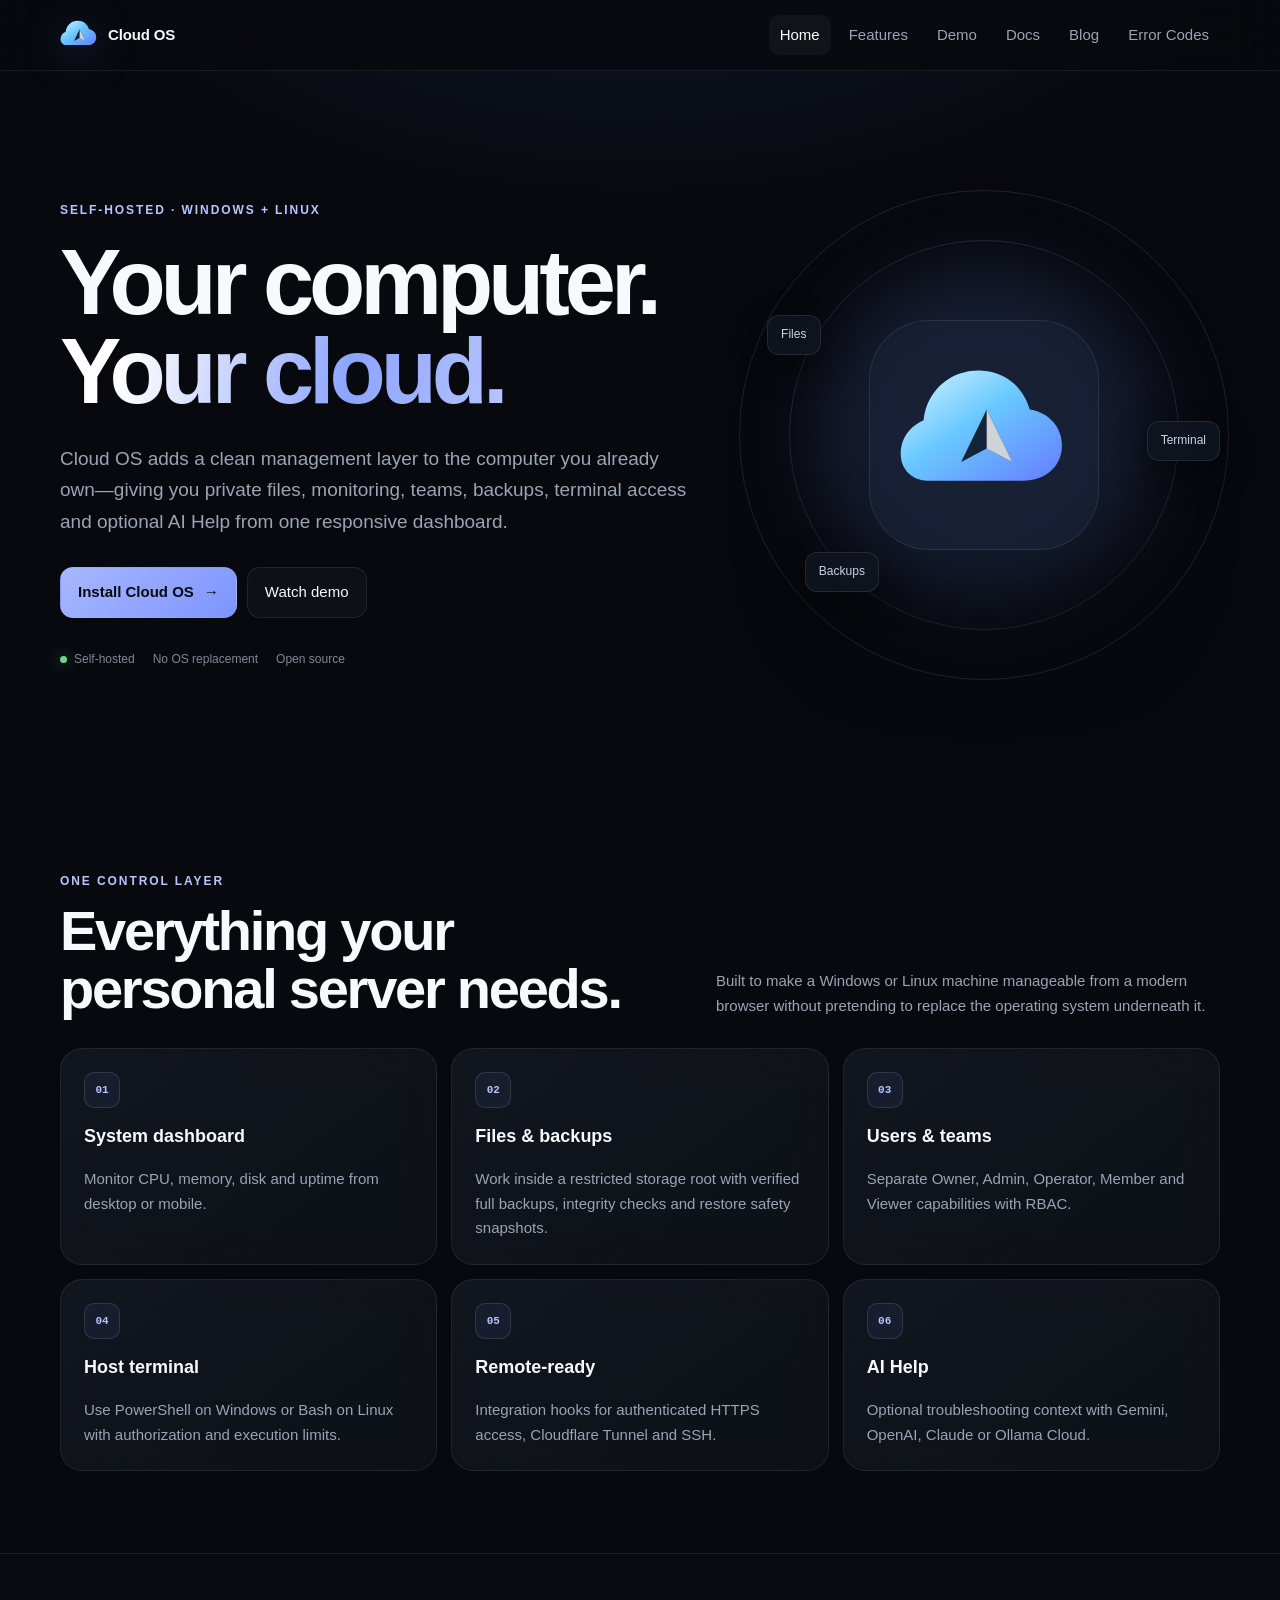
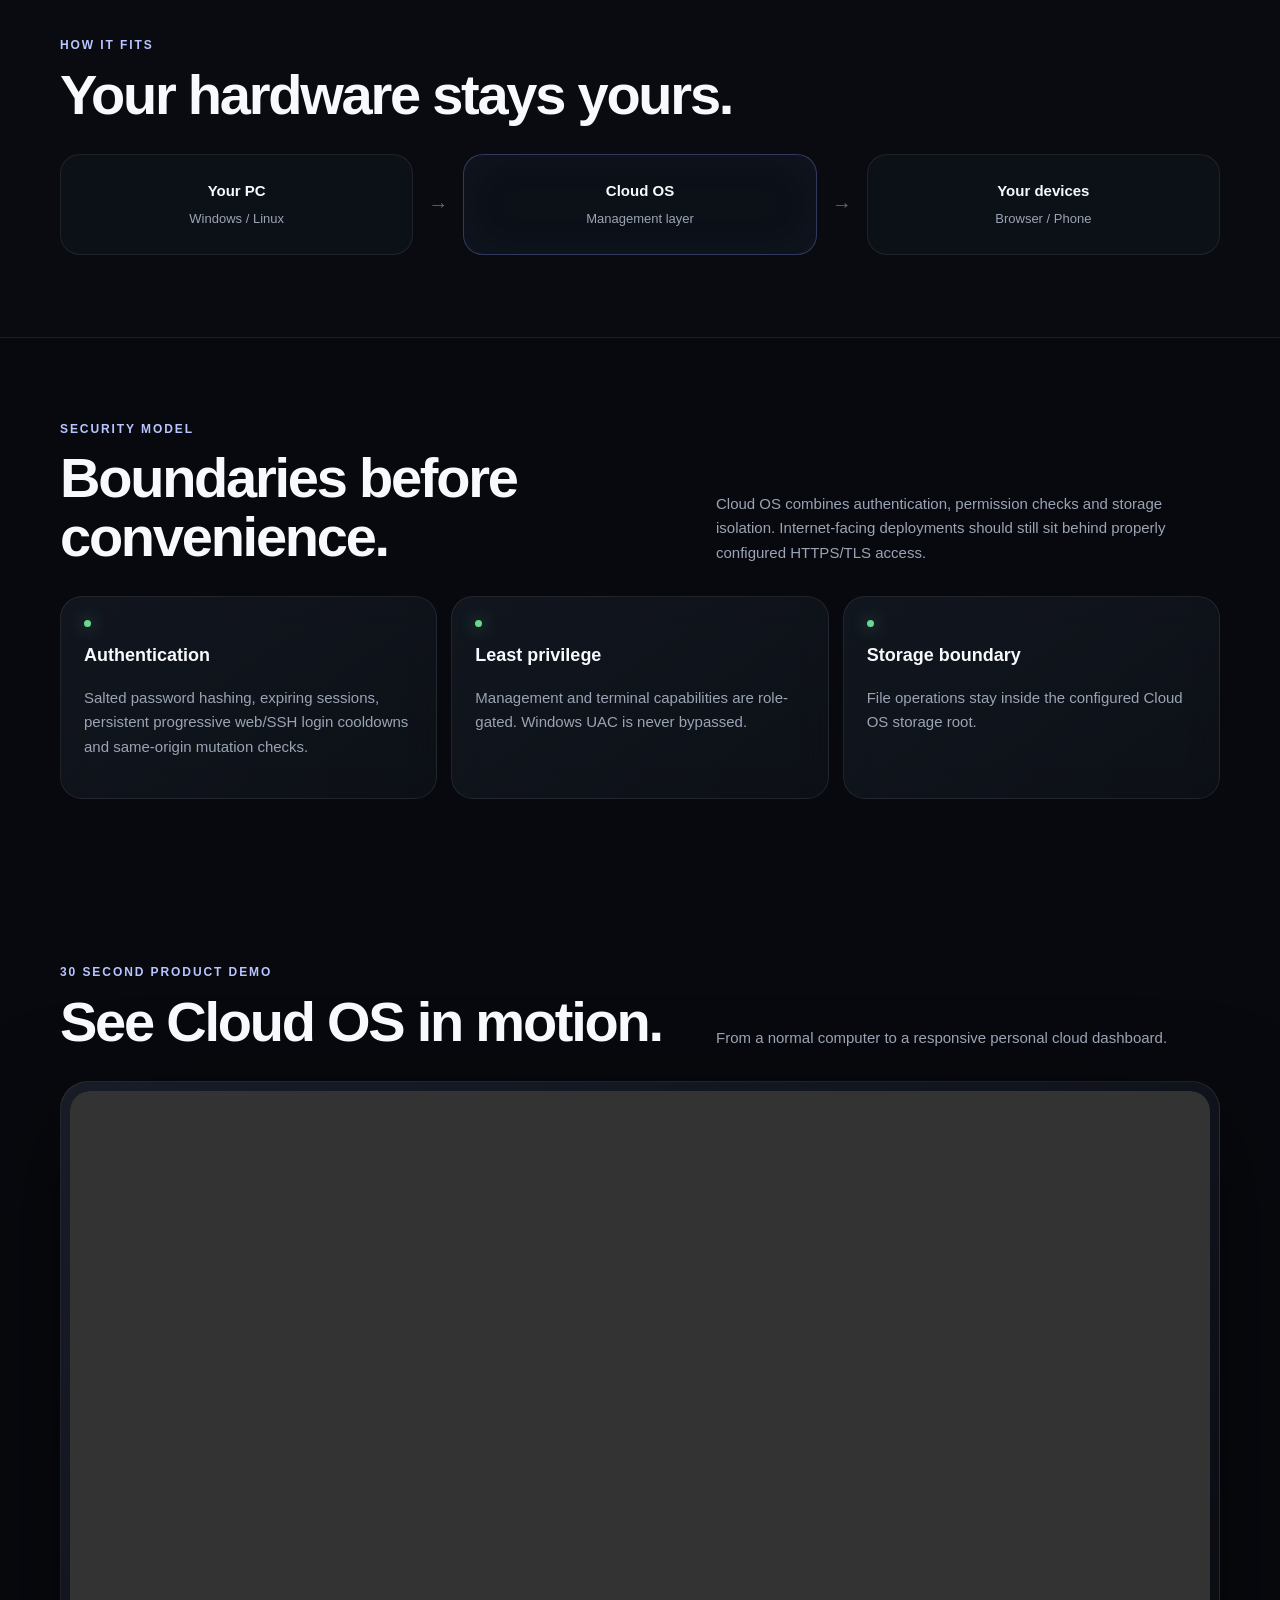
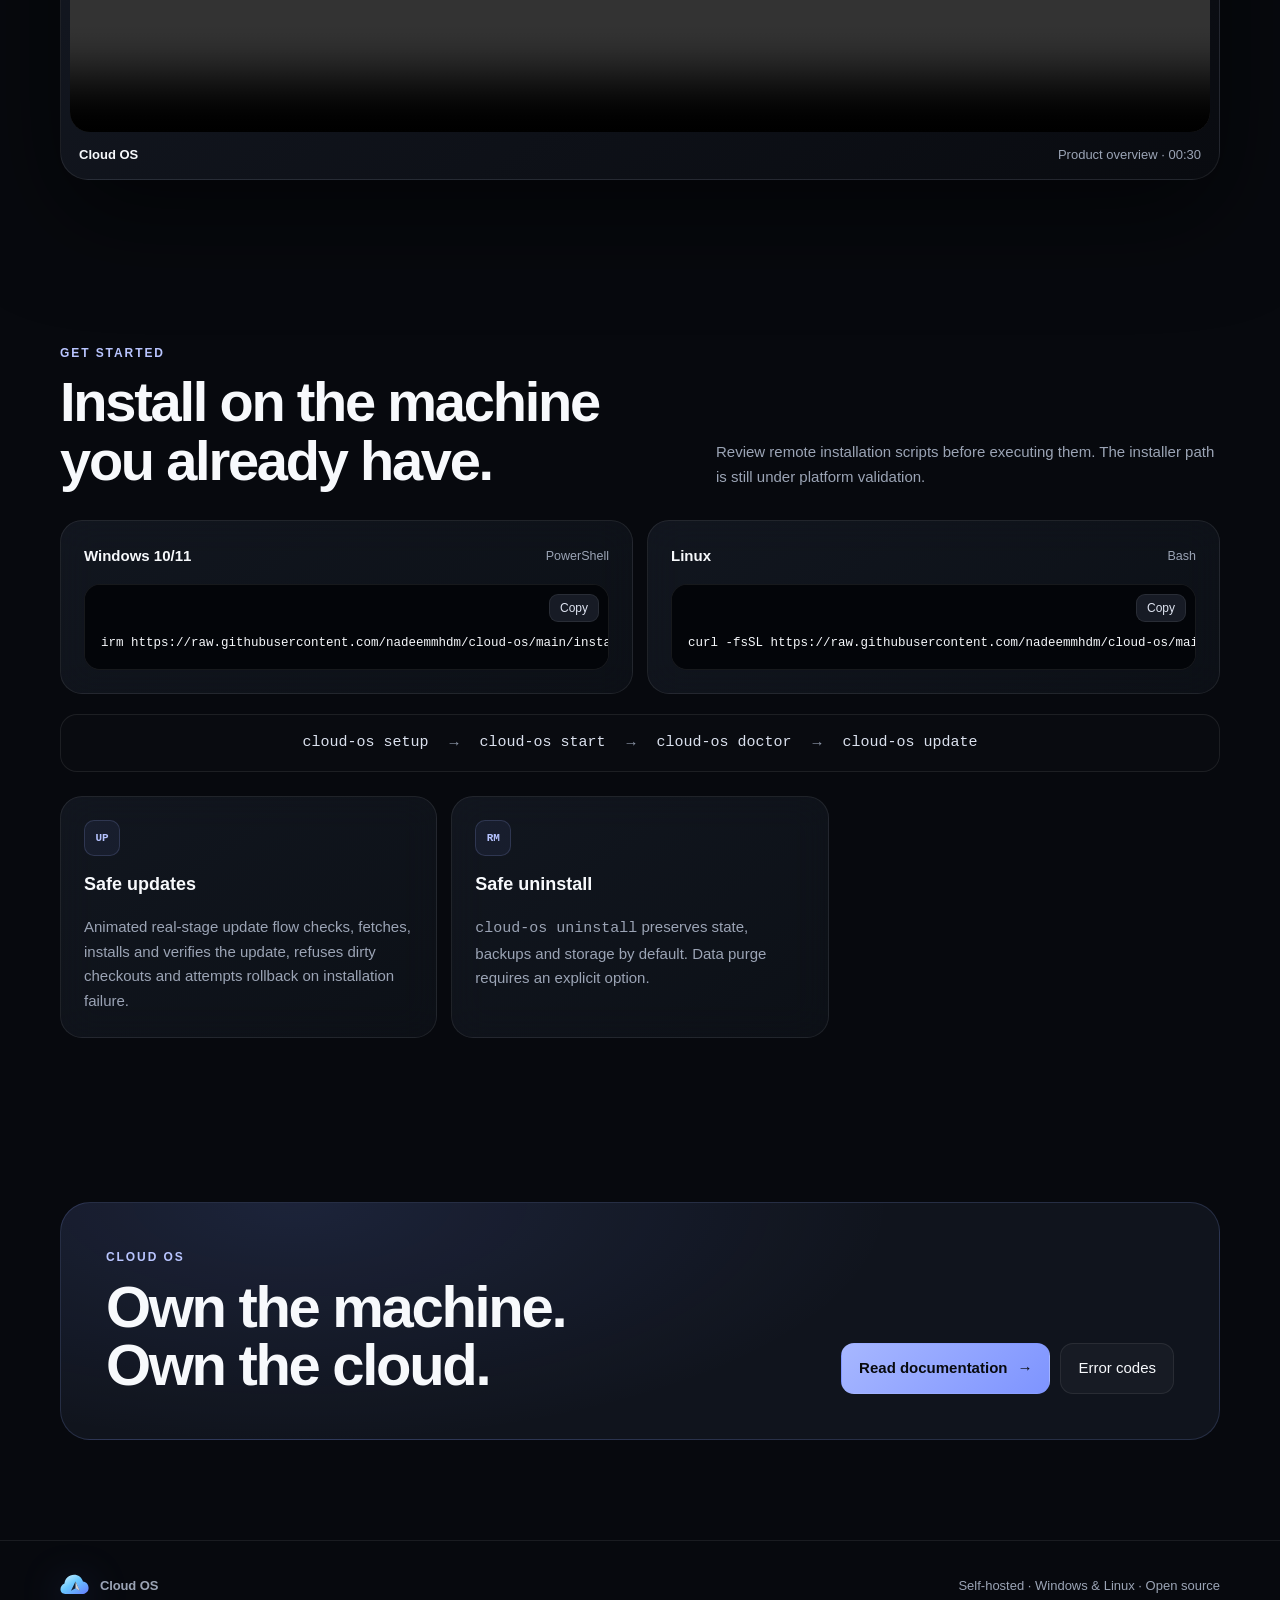
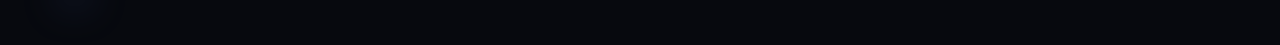
<file: site/index.html>
<!doctype html>
<html lang="en"><head><meta charset="utf-8"><meta name="viewport" content="width=device-width,initial-scale=1"><meta name="description" content="Cloud OS — a lightweight self-hosted personal cloud management layer for Windows and Linux."><meta name="theme-color" content="#07090e"><title>Cloud OS — Your computer. Your cloud.</title><link rel="stylesheet" href="assets/style.css"></head>
<body>
<nav class="nav"><div class="wrap nav-inner"><a class="brand" href="./" aria-label="Cloud OS home"><img class="logo" src="assets/cloud-os-logo.svg" alt=""><span>Cloud OS</span></a><button class="menu-btn" type="button" aria-label="Open navigation" aria-expanded="false"><span></span></button><div class="links"><a class="active" href="./">Home</a><a href="./#features">Features</a><a href="./#demo">Demo</a><a href="docs.html">Docs</a><a href="blog.html">Blog</a><a href="errors.html">Error Codes</a></div></div></nav>
<main>
<header class="hero wrap"><div class="hero-copy"><div class="eyebrow">SELF-HOSTED · WINDOWS + LINUX</div><h1>Your computer.<br><span>Your cloud.</span></h1><p>Cloud OS adds a clean management layer to the computer you already own—giving you private files, monitoring, teams, backups, terminal access and optional AI Help from one responsive dashboard.</p><div class="actions"><a class="btn primary" href="#install">Install Cloud OS <span>→</span></a><a class="btn" href="#demo">Watch demo</a></div><div class="hero-meta"><span><i></i> Self-hosted</span><span>No OS replacement</span><span>Open source</span></div></div><div class="hero-art" aria-hidden="true"><div class="orbit orbit-a"></div><div class="orbit orbit-b"></div><div class="logo-stage"><div class="logo-halo"></div><img src="assets/cloud-os-logo.svg" alt=""></div><div class="float-chip chip-a">Files</div><div class="float-chip chip-b">Terminal</div><div class="float-chip chip-c">Backups</div></div></header>

<section class="reveal" id="features"><div class="wrap"><div class="section-head"><div><div class="eyebrow">ONE CONTROL LAYER</div><h2 class="section-title">Everything your personal server needs.</h2></div><p class="muted">Built to make a Windows or Linux machine manageable from a modern browser without pretending to replace the operating system underneath it.</p></div><div class="grid feature-grid"><article class="card feature-card"><span class="feature-icon">01</span><h3>System dashboard</h3><p class="muted">Monitor CPU, memory, disk and uptime from desktop or mobile.</p></article><article class="card feature-card"><span class="feature-icon">02</span><h3>Files & backups</h3><p class="muted">Work inside a restricted storage root with verified full backups, integrity checks and restore safety snapshots.</p></article><article class="card feature-card"><span class="feature-icon">03</span><h3>Users & teams</h3><p class="muted">Separate Owner, Admin, Operator, Member and Viewer capabilities with RBAC.</p></article><article class="card feature-card"><span class="feature-icon">04</span><h3>Host terminal</h3><p class="muted">Use PowerShell on Windows or Bash on Linux with authorization and execution limits.</p></article><article class="card feature-card"><span class="feature-icon">05</span><h3>Remote-ready</h3><p class="muted">Integration hooks for authenticated HTTPS access, Cloudflare Tunnel and SSH.</p></article><article class="card feature-card"><span class="feature-icon">06</span><h3>AI Help</h3><p class="muted">Optional troubleshooting context with Gemini, OpenAI, Claude or Ollama Cloud.</p></article></div></div></section>

<section class="reveal flow-section"><div class="wrap"><div class="eyebrow">HOW IT FITS</div><h2 class="section-title">Your hardware stays yours.</h2><div class="flow"><div class="flow-node"><strong>Your PC</strong><span>Windows / Linux</span></div><b>→</b><div class="flow-node accent-node"><strong>Cloud OS</strong><span>Management layer</span></div><b>→</b><div class="flow-node"><strong>Your devices</strong><span>Browser / Phone</span></div></div></div></section>

<section class="reveal" id="security"><div class="wrap"><div class="section-head"><div><div class="eyebrow">SECURITY MODEL</div><h2 class="section-title">Boundaries before convenience.</h2></div><p class="muted">Cloud OS combines authentication, permission checks and storage isolation. Internet-facing deployments should still sit behind properly configured HTTPS/TLS access.</p></div><div class="grid security-grid"><article class="card"><span class="status-dot"></span><h3>Authentication</h3><p class="muted">Salted password hashing, expiring sessions, persistent progressive web/SSH login cooldowns and same-origin mutation checks.</p></article><article class="card"><span class="status-dot"></span><h3>Least privilege</h3><p class="muted">Management and terminal capabilities are role-gated. Windows UAC is never bypassed.</p></article><article class="card"><span class="status-dot"></span><h3>Storage boundary</h3><p class="muted">File operations stay inside the configured Cloud OS storage root.</p></article></div></div></section>

<section class="reveal" id="demo"><div class="wrap"><div class="section-head"><div><div class="eyebrow">30 SECOND PRODUCT DEMO</div><h2 class="section-title">See Cloud OS in motion.</h2></div><p class="muted">From a normal computer to a responsive personal cloud dashboard.</p></div><div class="video-shell"><video class="demo-video" controls playsinline preload="metadata" aria-label="Cloud OS product demo"><source src="assets/cloud-os-demo.mov" type="video/quicktime">This browser cannot play the MOV demo. Try Safari or a QuickTime-compatible browser.</video><div class="video-caption"><strong>Cloud OS</strong><span class="muted">Product overview · 00:30</span></div></div></div></section>

<section class="reveal" id="install"><div class="wrap"><div class="section-head"><div><div class="eyebrow">GET STARTED</div><h2 class="section-title">Install on the machine you already have.</h2></div><p class="muted">Review remote installation scripts before executing them. The installer path is still under platform validation.</p></div><div class="install-grid"><article class="card"><div class="install-label"><span>Windows 10/11</span><small>PowerShell</small></div><div class="code"><button class="copy-btn" type="button">Copy</button><span class="code-text">irm https://raw.githubusercontent.com/nadeemmhdm/cloud-os/main/install.ps1 | iex</span></div></article><article class="card"><div class="install-label"><span>Linux</span><small>Bash</small></div><div class="code"><button class="copy-btn" type="button">Copy</button><span class="code-text">curl -fsSL https://raw.githubusercontent.com/nadeemmhdm/cloud-os/main/install.sh | bash</span></div></article></div><div class="command-strip"><code>cloud-os setup</code><span>→</span><code>cloud-os start</code><span>→</span><code>cloud-os doctor</code><span>→</span><code>cloud-os update</code></div><div class="grid feature-grid" style="margin-top:24px"><article class="card feature-card"><span class="feature-icon">UP</span><h3>Safe updates</h3><p class="muted">Animated real-stage update flow checks, fetches, installs and verifies the update, refuses dirty checkouts and attempts rollback on installation failure.</p></article><article class="card feature-card"><span class="feature-icon">RM</span><h3>Safe uninstall</h3><p class="muted"><code>cloud-os uninstall</code> preserves state, backups and storage by default. Data purge requires an explicit option.</p></article></div></div></section>

<section class="reveal final-cta"><div class="wrap"><div class="cta-panel"><div><div class="eyebrow">CLOUD OS</div><h2>Own the machine.<br>Own the cloud.</h2></div><div class="actions"><a class="btn primary" href="docs.html">Read documentation <span>→</span></a><a class="btn" href="errors.html">Error codes</a></div></div></div></section>
</main>
<footer class="footer"><div class="wrap footer-inner"><a class="brand" href="./"><img class="logo small-logo" src="assets/cloud-os-logo.svg" alt="">Cloud OS</a><span>Self-hosted · Windows & Linux · Open source</span></div></footer>
<script>
document.querySelectorAll(".copy-btn").forEach(b=>b.addEventListener("click",async()=>{const t=b.parentElement.querySelector(".code-text").innerText;try{await navigator.clipboard.writeText(t);b.textContent="Copied";setTimeout(()=>b.textContent="Copy",1400)}catch{b.textContent="Select & copy"}}));
(()=>{const b=document.querySelector(".menu-btn"),m=document.querySelector(".links");if(b&&m){b.onclick=()=>{const o=m.classList.toggle("open");b.classList.toggle("open",o);b.setAttribute("aria-expanded",String(o))};m.querySelectorAll("a").forEach(a=>a.addEventListener("click",()=>{m.classList.remove("open");b.classList.remove("open");b.setAttribute("aria-expanded","false")}))}if(!matchMedia("(prefers-reduced-motion: reduce)").matches){const io=new IntersectionObserver(es=>es.forEach(e=>{if(e.isIntersecting){e.target.classList.add("visible");io.unobserve(e.target)}}),{threshold:.1});document.querySelectorAll(".reveal").forEach(x=>io.observe(x))}else document.querySelectorAll(".reveal").forEach(x=>x.classList.add("visible"))})();
</script></body></html>
</file>
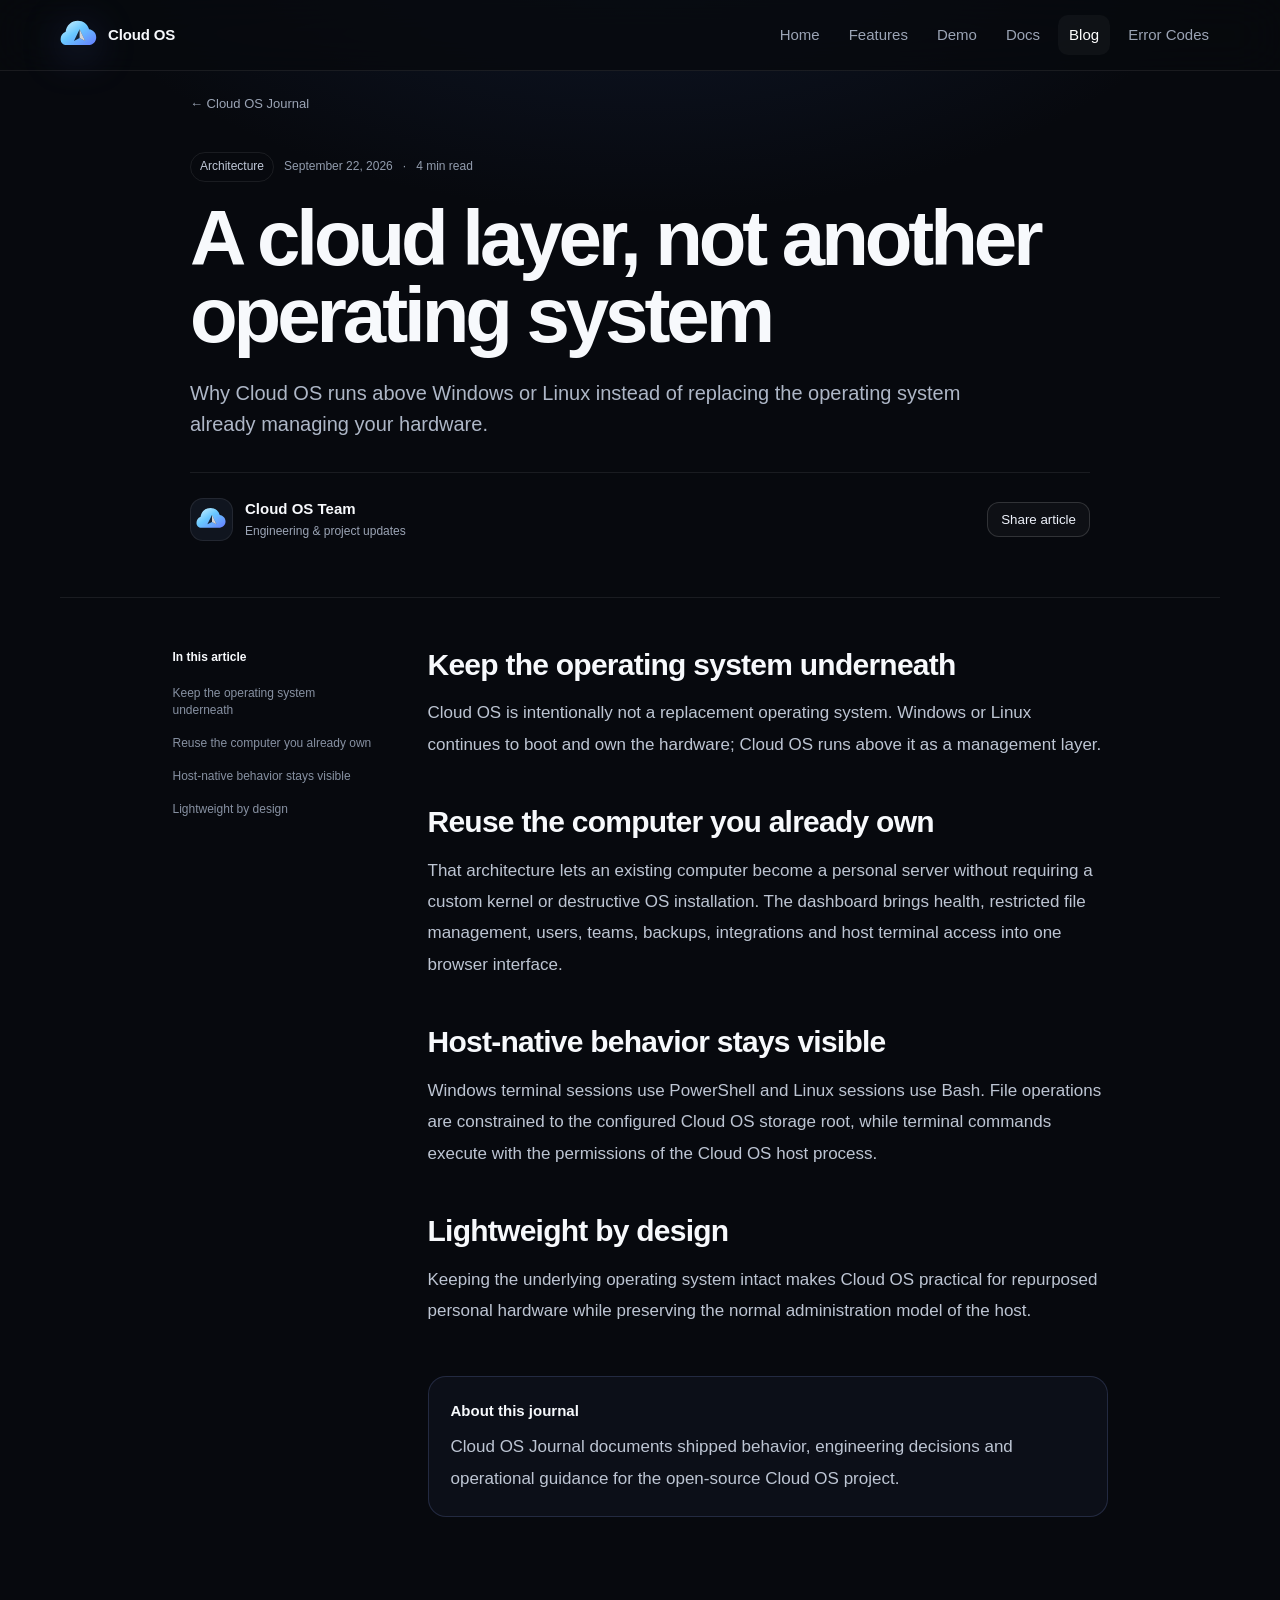
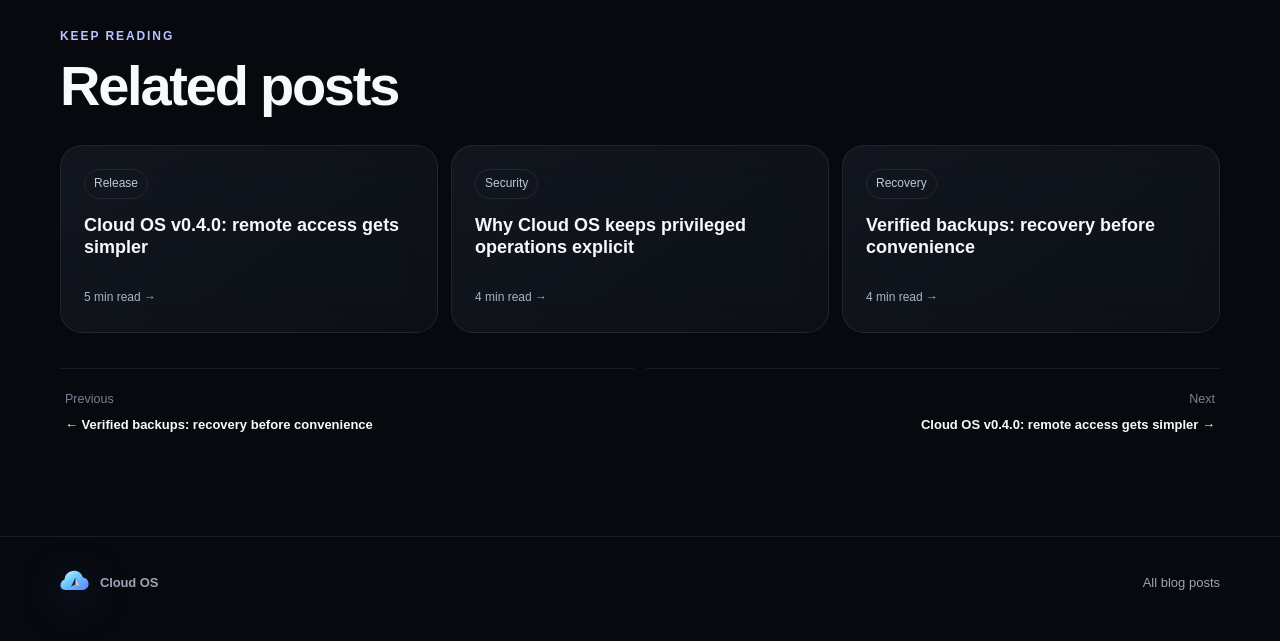
<file: site/blog-cloud-layer.html>
<!doctype html><html lang="en"><head><meta charset="utf-8"><meta name="viewport" content="width=device-width,initial-scale=1"><meta name="description" content="Why Cloud OS runs above Windows or Linux instead of replacing the operating system already managing your hardware."><title>A cloud layer, not another operating system — Cloud OS</title><link rel="stylesheet" href="assets/style.css"></head><body><nav class="nav"><div class="wrap nav-inner"><a class="brand" href="./" aria-label="Cloud OS home"><img class="logo" src="assets/cloud-os-logo.svg" alt=""><span>Cloud OS</span></a><button class="menu-btn" type="button" aria-label="Open navigation" aria-expanded="false"><span></span></button><div class="links"><a href="./">Home</a><a href="./#features">Features</a><a href="./#demo">Demo</a><a href="docs.html">Docs</a><a class="active" href="blog.html">Blog</a><a href="errors.html">Error Codes</a></div></div></nav><main class="post-page"><header class="wrap post-hero"><a class="post-back" href="blog.html">← Cloud OS Journal</a><div class="post-kicker"><span class="badge">Architecture</span><time datetime="2026-09-22">September 22, 2026</time><span>·</span><span>4 min read</span></div><h1>A cloud layer, not another operating system</h1><p class="post-dek">Why Cloud OS runs above Windows or Linux instead of replacing the operating system already managing your hardware.</p><div class="post-byline"><div class="author-avatar"><img src="assets/cloud-os-logo.svg" alt=""></div><div><strong>Cloud OS Team</strong><span>Engineering & project updates</span></div><button class="share-btn" data-share type="button" aria-label="Share this article">Share article</button></div></header><div class="wrap post-layout"><aside class="post-toc"><b>In this article</b><a href="#s1">Keep the operating system underneath</a><a href="#s2">Reuse the computer you already own</a><a href="#s3">Host-native behavior stays visible</a><a href="#s4">Lightweight by design</a></aside><article class="post-content"><section id="s1" class="post-section"><h2>Keep the operating system underneath</h2><p>Cloud OS is intentionally not a replacement operating system. Windows or Linux continues to boot and own the hardware; Cloud OS runs above it as a management layer.</p></section><section id="s2" class="post-section"><h2>Reuse the computer you already own</h2><p>That architecture lets an existing computer become a personal server without requiring a custom kernel or destructive OS installation. The dashboard brings health, restricted file management, users, teams, backups, integrations and host terminal access into one browser interface.</p></section><section id="s3" class="post-section"><h2>Host-native behavior stays visible</h2><p>Windows terminal sessions use PowerShell and Linux sessions use Bash. File operations are constrained to the configured Cloud OS storage root, while terminal commands execute with the permissions of the Cloud OS host process.</p></section><section id="s4" class="post-section"><h2>Lightweight by design</h2><p>Keeping the underlying operating system intact makes Cloud OS practical for repurposed personal hardware while preserving the normal administration model of the host.</p></section><div class="post-note"><b>About this journal</b><p>Cloud OS Journal documents shipped behavior, engineering decisions and operational guidance for the open-source Cloud OS project.</p></div></article></div><section class="wrap related-section"><div class="section-head"><div><div class="eyebrow">KEEP READING</div><h2 class="section-title">Related posts</h2></div></div><div class="related-grid"><a class="card related-card" href="blog-v040-remote-access.html"><span class="badge">Release</span><h3>Cloud OS v0.4.0: remote access gets simpler</h3><span>5 min read →</span></a><a class="card related-card" href="blog-privilege-boundaries.html"><span class="badge">Security</span><h3>Why Cloud OS keeps privileged operations explicit</h3><span>4 min read →</span></a><a class="card related-card" href="blog-verified-backups.html"><span class="badge">Recovery</span><h3>Verified backups: recovery before convenience</h3><span>4 min read →</span></a></div><div class="post-pager"><a href="blog-verified-backups.html"><small>Previous</small><strong>← Verified backups: recovery before convenience</strong></a><a href="blog-v040-remote-access.html"><small>Next</small><strong>Cloud OS v0.4.0: remote access gets simpler →</strong></a></div></section></main><footer class="footer"><div class="wrap footer-inner"><a class="brand" href="./"><img class="logo small-logo" src="assets/cloud-os-logo.svg" alt="">Cloud OS</a><a href="blog.html">All blog posts</a></div></footer><script>(()=>{const b=document.querySelector(".menu-btn"),m=document.querySelector(".links");if(b&&m)b.onclick=()=>{const o=m.classList.toggle("open");b.classList.toggle("open",o);b.setAttribute("aria-expanded",String(o))};const s=document.querySelector("[data-share]");if(s)s.onclick=async()=>{const d={title:document.title,text:document.querySelector(".post-dek")?.textContent||"",url:location.href};try{if(navigator.share){await navigator.share(d);return}await navigator.clipboard.writeText(location.href);s.textContent="Link copied";setTimeout(()=>s.textContent="Share article",1800)}catch(e){if(e.name!=="AbortError"){try{await navigator.clipboard.writeText(location.href);s.textContent="Link copied";setTimeout(()=>s.textContent="Share article",1800)}catch(_){}}}}})();</script></body></html>
</file>
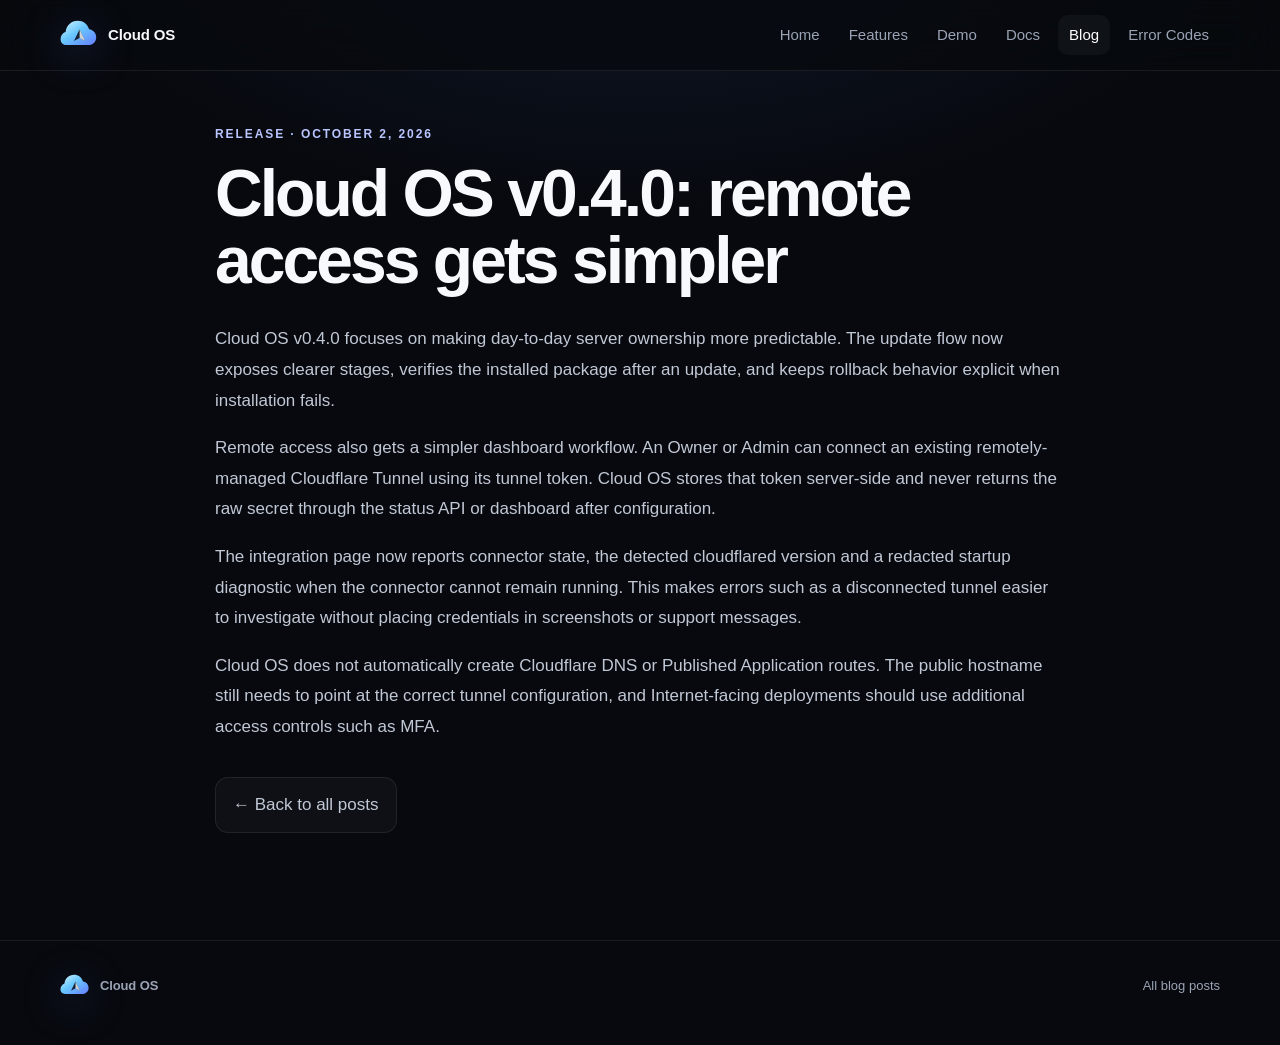
<file: site/blog-post.html>
<!doctype html><html lang="en"><head><meta charset="utf-8"><meta name="viewport" content="width=device-width,initial-scale=1"><meta name="description" content="Read Cloud OS engineering notes, releases, security and architecture articles."><title>Cloud OS Blog — Read</title><link rel="stylesheet" href="assets/style.css"></head><body><nav class="nav"><div class="wrap nav-inner"><a class="brand" href="./" aria-label="Cloud OS home"><img class="logo" src="assets/cloud-os-logo.svg" alt=""><span>Cloud OS</span></a><button class="menu-btn" type="button" aria-label="Open navigation" aria-expanded="false"><span></span></button><div class="links"><a href="./">Home</a><a href="./#features">Features</a><a href="./#demo">Demo</a><a href="docs.html">Docs</a><a class="active" href="blog.html">Blog</a><a href="errors.html">Error Codes</a></div></div></nav><main class="wrap blog-reader"><article id="v040-remote-access" class="article blog-article"><div class="eyebrow">RELEASE · OCTOBER 2, 2026</div><h1>Cloud OS v0.4.0: remote access gets simpler</h1><p>Cloud OS v0.4.0 focuses on making day-to-day server ownership more predictable. The update flow now exposes clearer stages, verifies the installed package after an update, and keeps rollback behavior explicit when installation fails.</p><p>Remote access also gets a simpler dashboard workflow. An Owner or Admin can connect an existing remotely-managed Cloudflare Tunnel using its tunnel token. Cloud OS stores that token server-side and never returns the raw secret through the status API or dashboard after configuration.</p><p>The integration page now reports connector state, the detected cloudflared version and a redacted startup diagnostic when the connector cannot remain running. This makes errors such as a disconnected tunnel easier to investigate without placing credentials in screenshots or support messages.</p><p>Cloud OS does not automatically create Cloudflare DNS or Published Application routes. The public hostname still needs to point at the correct tunnel configuration, and Internet-facing deployments should use additional access controls such as MFA.</p><p><a class="btn" href="blog.html">← Back to all posts</a></p></article><article id="explicit-privilege-boundaries" class="article blog-article"><div class="eyebrow">SECURITY · SEPTEMBER 29, 2026</div><h1>Why Cloud OS keeps privileged operations explicit</h1><p>A browser terminal can be one of the most powerful parts of a server dashboard, so Cloud OS treats it as a high-trust capability rather than a convenience feature.</p><p>Role-based access control separates Owner, Admin, Operator, Member and Viewer permissions. Terminal execution is available only to roles that have the terminal permission. Audit events record terminal activity without storing the raw command text in the audit entry.</p><p>Cloud OS also avoids silently bypassing operating-system privilege controls. On Windows, a browser request cannot bypass UAC to turn an unelevated Cloud OS process into an Administrator shell. On Linux, privileged requests rely on the host's configured sudo behavior.</p><p>Authentication uses persistent progressive cooldowns after repeated failures. The goal is to keep privilege escalation visible and controlled instead of hiding security-sensitive behavior behind the dashboard.</p><p><a class="btn" href="blog.html">← Back to all posts</a></p></article><article id="verified-backups" class="article blog-article"><div class="eyebrow">RECOVERY · SEPTEMBER 26, 2026</div><h1>Verified backups: recovery before convenience</h1><p>A backup is useful only when it can be trusted during recovery. Cloud OS full backups therefore include a manifest containing SHA-256 integrity information, file sizes and package metadata.</p><p>Before a restore begins, Cloud OS verifies the selected backup. A failed integrity check stops the restore rather than copying untrusted or damaged data into the live server state.</p><p>For additional recovery safety, the restore workflow creates a pre-restore backup of the current state before replacing files. If restoration fails partway through, Cloud OS performs a best-effort rollback.</p><p>These backups are application recovery packages, not bare-metal operating-system images. They currently remain local and unencrypted, so operators should protect the backup directory and use an additional secure off-device backup strategy for important deployments.</p><p><a class="btn" href="blog.html">← Back to all posts</a></p></article><article id="cloud-layer-architecture" class="article blog-article"><div class="eyebrow">ARCHITECTURE · SEPTEMBER 22, 2026</div><h1>A cloud layer, not another operating system</h1><p>Cloud OS is intentionally not a replacement operating system. Windows or Linux continues to boot and own the hardware; Cloud OS runs above it as a management layer.</p><p>That architecture lets an existing computer become a personal server without requiring a custom kernel or a destructive OS installation. The dashboard brings system health, restricted file management, users, teams, backups, integrations and host terminal access into one browser interface.</p><p>Host-native behavior remains explicit. Windows terminal sessions use PowerShell and Linux sessions use Bash. File operations are constrained to the configured Cloud OS storage root, while terminal commands execute with the permissions of the Cloud OS host process.</p><p>This approach keeps Cloud OS lightweight enough for repurposed personal hardware while preserving the underlying operating system and its normal administration model.</p><p><a class="btn" href="blog.html">← Back to all posts</a></p></article></main><footer class="footer"><div class="wrap footer-inner"><a class="brand" href="./"><img class="logo small-logo" src="assets/cloud-os-logo.svg" alt="">Cloud OS</a><a href="blog.html">All blog posts</a></div></footer><script>(()=>{const b=document.querySelector(".menu-btn"),m=document.querySelector(".links");if(b&&m)b.onclick=()=>{const o=m.classList.toggle("open");b.classList.toggle("open",o);b.setAttribute("aria-expanded",String(o))};const show=()=>{const id=location.hash.slice(1)||"v040-remote-access";document.querySelectorAll(".blog-article").forEach(a=>a.hidden=a.id!==id);if(!document.getElementById(id))document.getElementById("v040-remote-access").hidden=false};addEventListener("hashchange",show);show()})();</script></body></html>
</file>
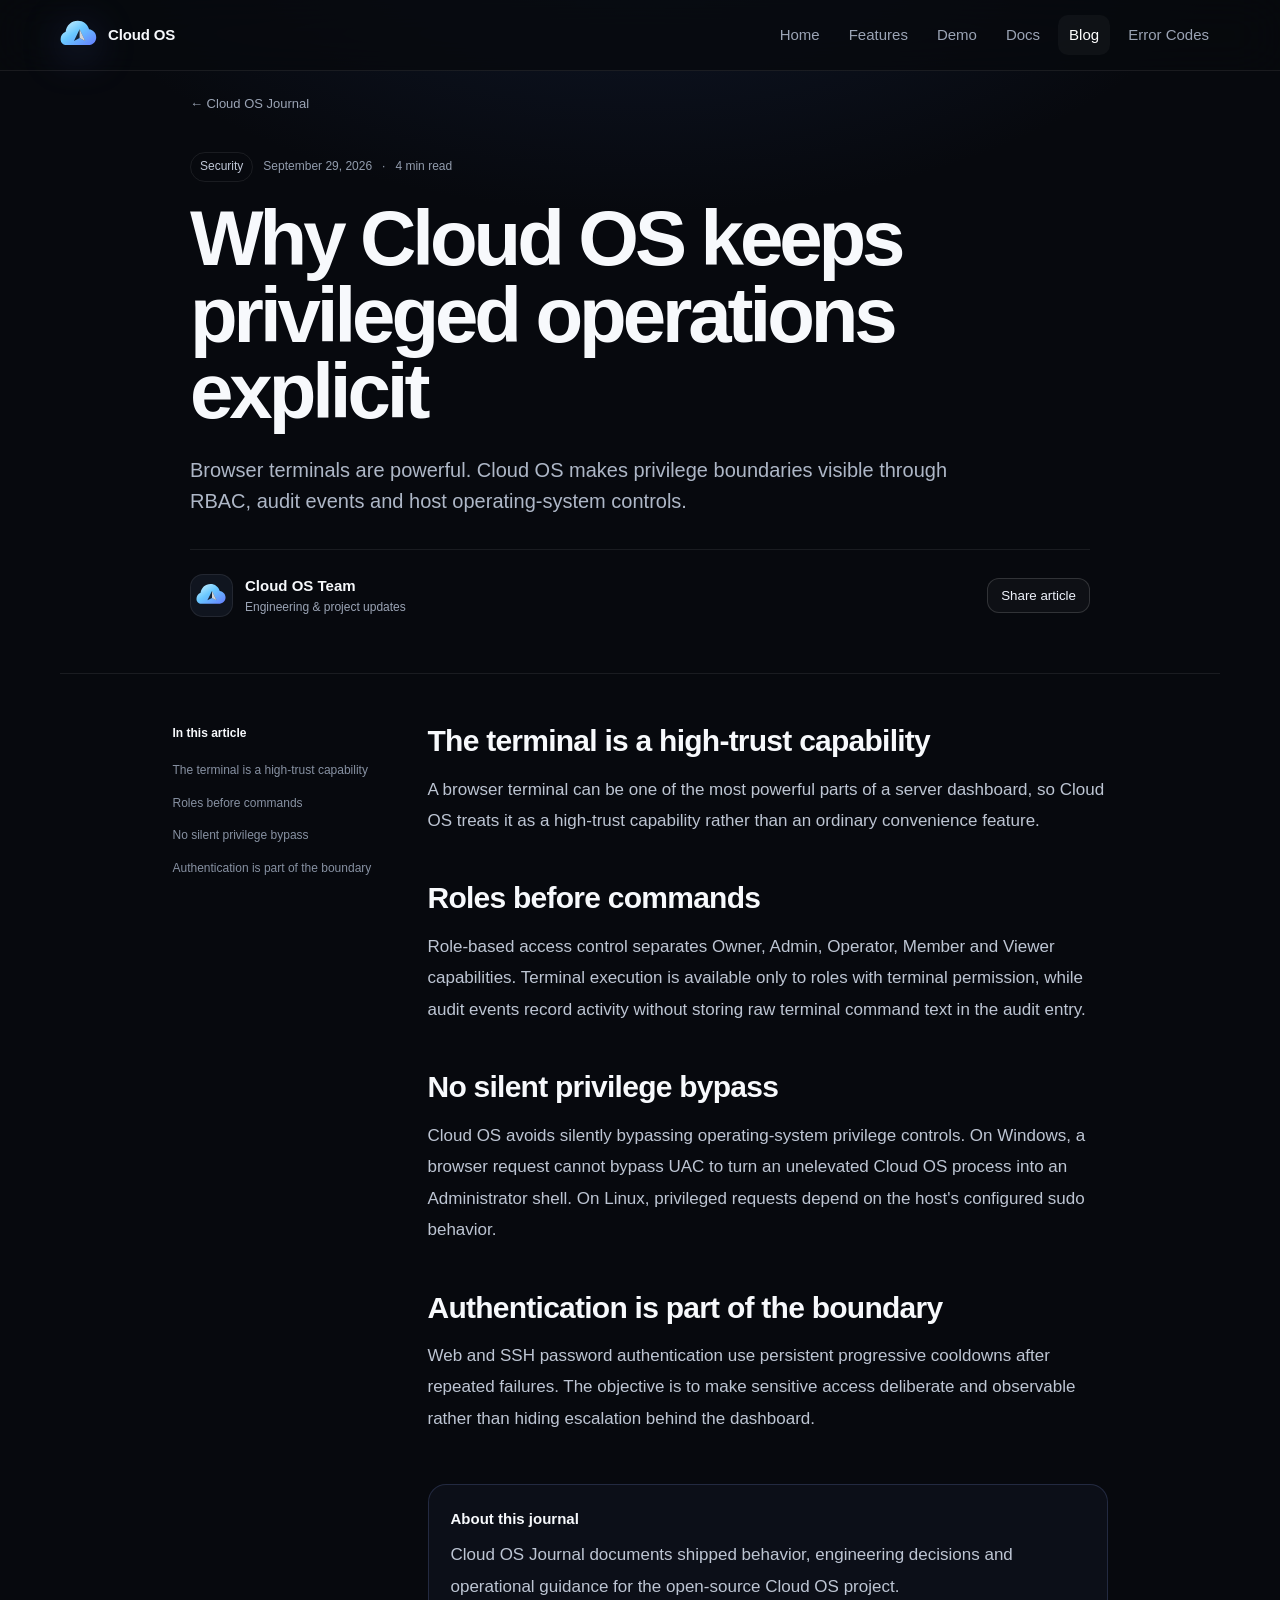
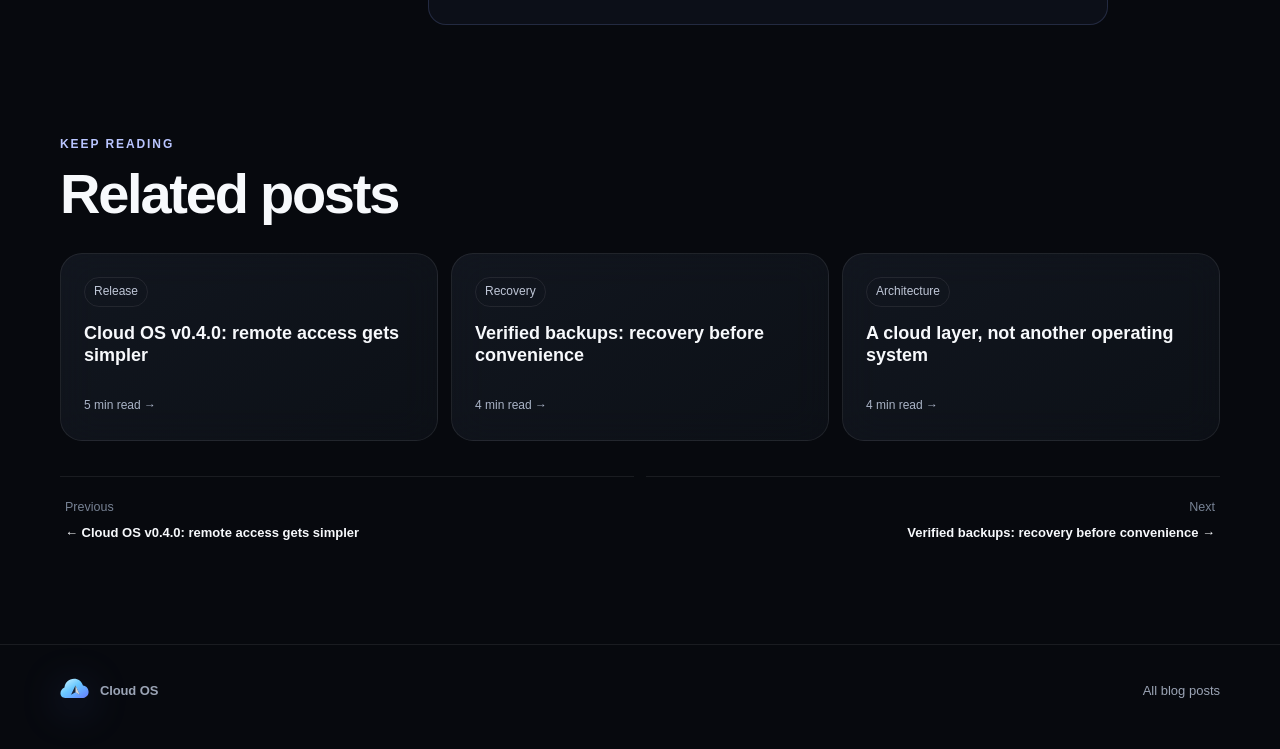
<file: site/blog-privilege-boundaries.html>
<!doctype html><html lang="en"><head><meta charset="utf-8"><meta name="viewport" content="width=device-width,initial-scale=1"><meta name="description" content="Browser terminals are powerful. Cloud OS makes privilege boundaries visible through RBAC, audit events and host operating-system controls."><title>Why Cloud OS keeps privileged operations explicit — Cloud OS</title><link rel="stylesheet" href="assets/style.css"></head><body><nav class="nav"><div class="wrap nav-inner"><a class="brand" href="./" aria-label="Cloud OS home"><img class="logo" src="assets/cloud-os-logo.svg" alt=""><span>Cloud OS</span></a><button class="menu-btn" type="button" aria-label="Open navigation" aria-expanded="false"><span></span></button><div class="links"><a href="./">Home</a><a href="./#features">Features</a><a href="./#demo">Demo</a><a href="docs.html">Docs</a><a class="active" href="blog.html">Blog</a><a href="errors.html">Error Codes</a></div></div></nav><main class="post-page"><header class="wrap post-hero"><a class="post-back" href="blog.html">← Cloud OS Journal</a><div class="post-kicker"><span class="badge">Security</span><time datetime="2026-09-29">September 29, 2026</time><span>·</span><span>4 min read</span></div><h1>Why Cloud OS keeps privileged operations explicit</h1><p class="post-dek">Browser terminals are powerful. Cloud OS makes privilege boundaries visible through RBAC, audit events and host operating-system controls.</p><div class="post-byline"><div class="author-avatar"><img src="assets/cloud-os-logo.svg" alt=""></div><div><strong>Cloud OS Team</strong><span>Engineering & project updates</span></div><button class="share-btn" data-share type="button" aria-label="Share this article">Share article</button></div></header><div class="wrap post-layout"><aside class="post-toc"><b>In this article</b><a href="#s1">The terminal is a high-trust capability</a><a href="#s2">Roles before commands</a><a href="#s3">No silent privilege bypass</a><a href="#s4">Authentication is part of the boundary</a></aside><article class="post-content"><section id="s1" class="post-section"><h2>The terminal is a high-trust capability</h2><p>A browser terminal can be one of the most powerful parts of a server dashboard, so Cloud OS treats it as a high-trust capability rather than an ordinary convenience feature.</p></section><section id="s2" class="post-section"><h2>Roles before commands</h2><p>Role-based access control separates Owner, Admin, Operator, Member and Viewer capabilities. Terminal execution is available only to roles with terminal permission, while audit events record activity without storing raw terminal command text in the audit entry.</p></section><section id="s3" class="post-section"><h2>No silent privilege bypass</h2><p>Cloud OS avoids silently bypassing operating-system privilege controls. On Windows, a browser request cannot bypass UAC to turn an unelevated Cloud OS process into an Administrator shell. On Linux, privileged requests depend on the host's configured sudo behavior.</p></section><section id="s4" class="post-section"><h2>Authentication is part of the boundary</h2><p>Web and SSH password authentication use persistent progressive cooldowns after repeated failures. The objective is to make sensitive access deliberate and observable rather than hiding escalation behind the dashboard.</p></section><div class="post-note"><b>About this journal</b><p>Cloud OS Journal documents shipped behavior, engineering decisions and operational guidance for the open-source Cloud OS project.</p></div></article></div><section class="wrap related-section"><div class="section-head"><div><div class="eyebrow">KEEP READING</div><h2 class="section-title">Related posts</h2></div></div><div class="related-grid"><a class="card related-card" href="blog-v040-remote-access.html"><span class="badge">Release</span><h3>Cloud OS v0.4.0: remote access gets simpler</h3><span>5 min read →</span></a><a class="card related-card" href="blog-verified-backups.html"><span class="badge">Recovery</span><h3>Verified backups: recovery before convenience</h3><span>4 min read →</span></a><a class="card related-card" href="blog-cloud-layer.html"><span class="badge">Architecture</span><h3>A cloud layer, not another operating system</h3><span>4 min read →</span></a></div><div class="post-pager"><a href="blog-v040-remote-access.html"><small>Previous</small><strong>← Cloud OS v0.4.0: remote access gets simpler</strong></a><a href="blog-verified-backups.html"><small>Next</small><strong>Verified backups: recovery before convenience →</strong></a></div></section></main><footer class="footer"><div class="wrap footer-inner"><a class="brand" href="./"><img class="logo small-logo" src="assets/cloud-os-logo.svg" alt="">Cloud OS</a><a href="blog.html">All blog posts</a></div></footer><script>(()=>{const b=document.querySelector(".menu-btn"),m=document.querySelector(".links");if(b&&m)b.onclick=()=>{const o=m.classList.toggle("open");b.classList.toggle("open",o);b.setAttribute("aria-expanded",String(o))};const s=document.querySelector("[data-share]");if(s)s.onclick=async()=>{const d={title:document.title,text:document.querySelector(".post-dek")?.textContent||"",url:location.href};try{if(navigator.share){await navigator.share(d);return}await navigator.clipboard.writeText(location.href);s.textContent="Link copied";setTimeout(()=>s.textContent="Share article",1800)}catch(e){if(e.name!=="AbortError"){try{await navigator.clipboard.writeText(location.href);s.textContent="Link copied";setTimeout(()=>s.textContent="Share article",1800)}catch(_){}}}}})();</script></body></html>
</file>
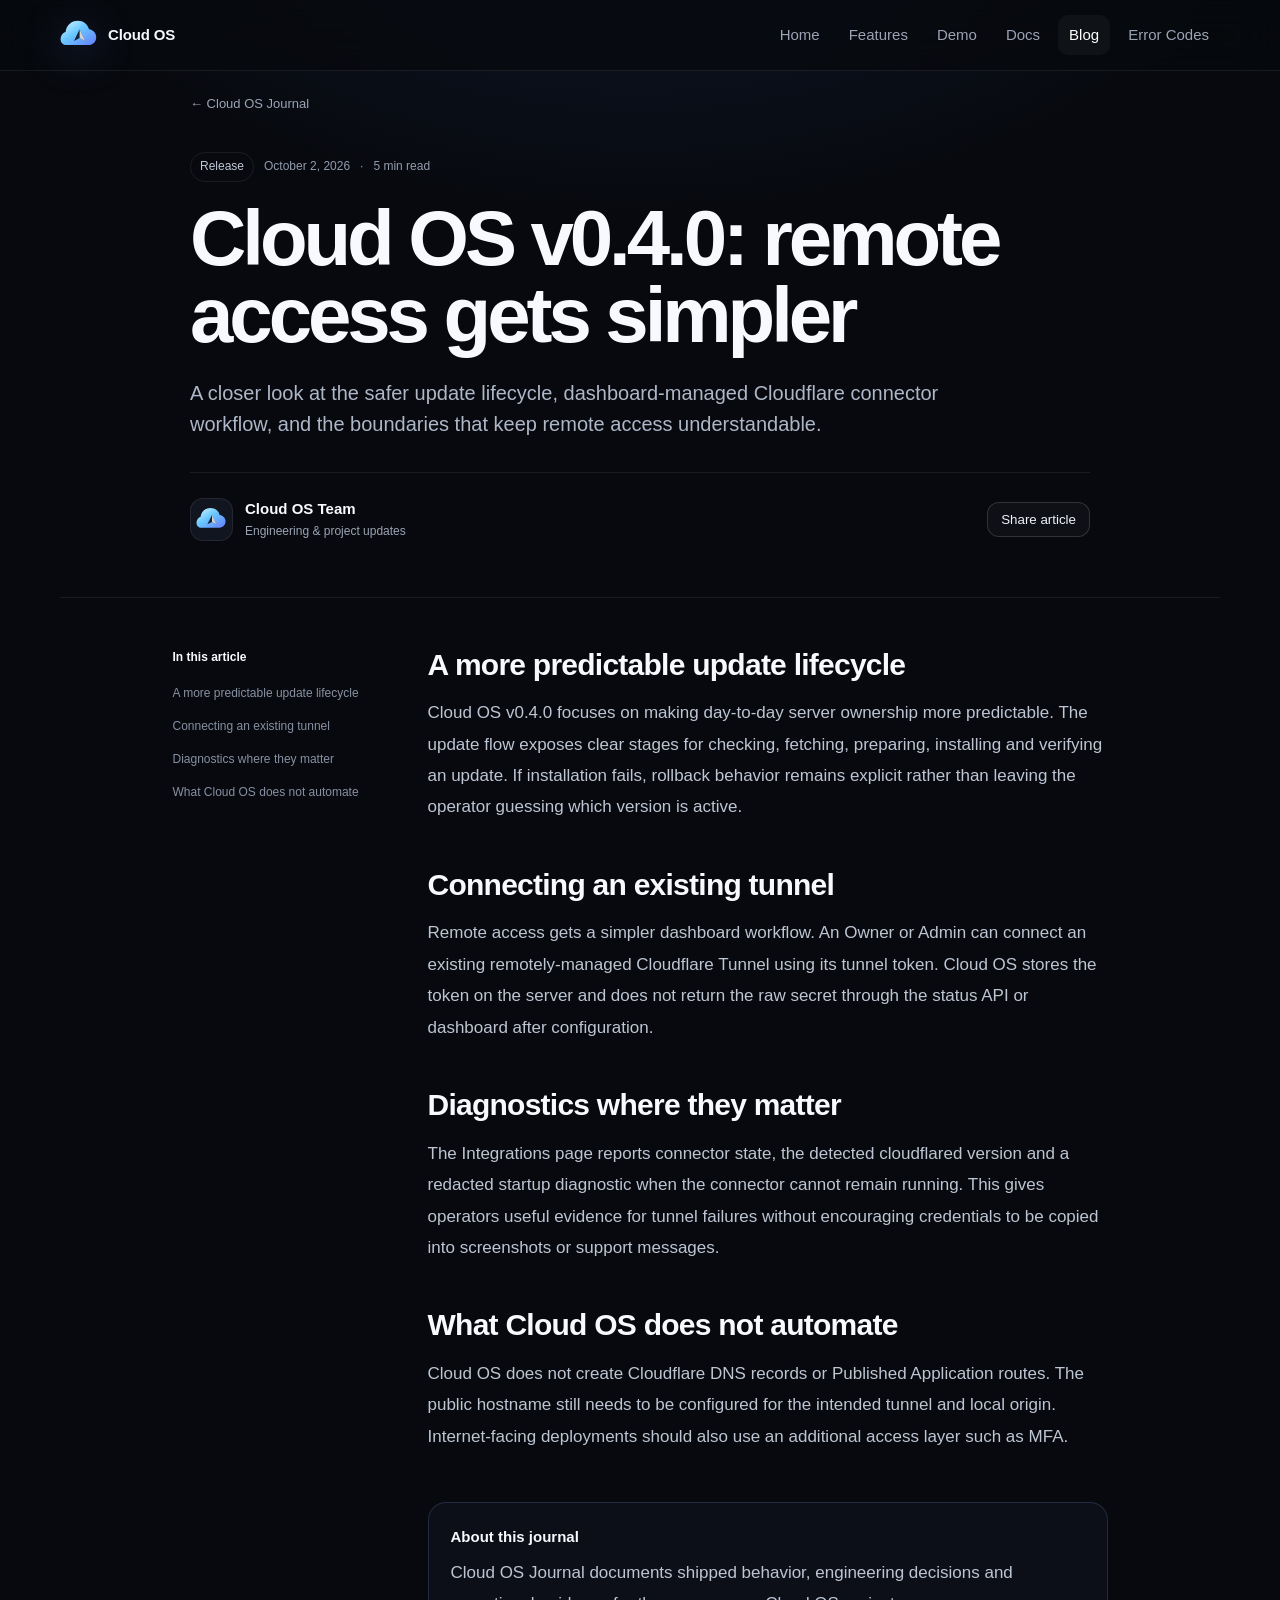
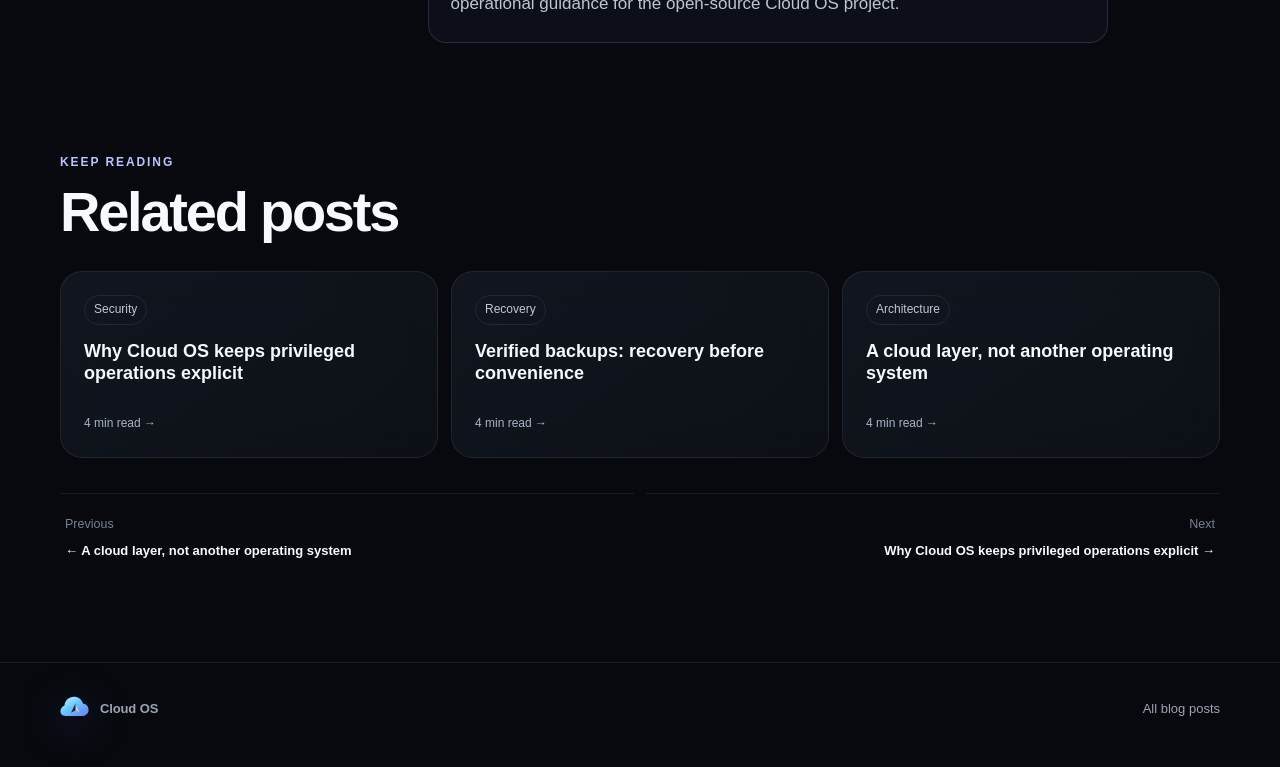
<file: site/blog-v040-remote-access.html>
<!doctype html><html lang="en"><head><meta charset="utf-8"><meta name="viewport" content="width=device-width,initial-scale=1"><meta name="description" content="A closer look at the safer update lifecycle, dashboard-managed Cloudflare connector workflow, and the boundaries that keep remote access understandable."><title>Cloud OS v0.4.0: remote access gets simpler — Cloud OS</title><link rel="stylesheet" href="assets/style.css"></head><body><nav class="nav"><div class="wrap nav-inner"><a class="brand" href="./" aria-label="Cloud OS home"><img class="logo" src="assets/cloud-os-logo.svg" alt=""><span>Cloud OS</span></a><button class="menu-btn" type="button" aria-label="Open navigation" aria-expanded="false"><span></span></button><div class="links"><a href="./">Home</a><a href="./#features">Features</a><a href="./#demo">Demo</a><a href="docs.html">Docs</a><a class="active" href="blog.html">Blog</a><a href="errors.html">Error Codes</a></div></div></nav><main class="post-page"><header class="wrap post-hero"><a class="post-back" href="blog.html">← Cloud OS Journal</a><div class="post-kicker"><span class="badge">Release</span><time datetime="2026-10-02">October 2, 2026</time><span>·</span><span>5 min read</span></div><h1>Cloud OS v0.4.0: remote access gets simpler</h1><p class="post-dek">A closer look at the safer update lifecycle, dashboard-managed Cloudflare connector workflow, and the boundaries that keep remote access understandable.</p><div class="post-byline"><div class="author-avatar"><img src="assets/cloud-os-logo.svg" alt=""></div><div><strong>Cloud OS Team</strong><span>Engineering & project updates</span></div><button class="share-btn" data-share type="button" aria-label="Share this article">Share article</button></div></header><div class="wrap post-layout"><aside class="post-toc"><b>In this article</b><a href="#s1">A more predictable update lifecycle</a><a href="#s2">Connecting an existing tunnel</a><a href="#s3">Diagnostics where they matter</a><a href="#s4">What Cloud OS does not automate</a></aside><article class="post-content"><section id="s1" class="post-section"><h2>A more predictable update lifecycle</h2><p>Cloud OS v0.4.0 focuses on making day-to-day server ownership more predictable. The update flow exposes clear stages for checking, fetching, preparing, installing and verifying an update. If installation fails, rollback behavior remains explicit rather than leaving the operator guessing which version is active.</p></section><section id="s2" class="post-section"><h2>Connecting an existing tunnel</h2><p>Remote access gets a simpler dashboard workflow. An Owner or Admin can connect an existing remotely-managed Cloudflare Tunnel using its tunnel token. Cloud OS stores the token on the server and does not return the raw secret through the status API or dashboard after configuration.</p></section><section id="s3" class="post-section"><h2>Diagnostics where they matter</h2><p>The Integrations page reports connector state, the detected cloudflared version and a redacted startup diagnostic when the connector cannot remain running. This gives operators useful evidence for tunnel failures without encouraging credentials to be copied into screenshots or support messages.</p></section><section id="s4" class="post-section"><h2>What Cloud OS does not automate</h2><p>Cloud OS does not create Cloudflare DNS records or Published Application routes. The public hostname still needs to be configured for the intended tunnel and local origin. Internet-facing deployments should also use an additional access layer such as MFA.</p></section><div class="post-note"><b>About this journal</b><p>Cloud OS Journal documents shipped behavior, engineering decisions and operational guidance for the open-source Cloud OS project.</p></div></article></div><section class="wrap related-section"><div class="section-head"><div><div class="eyebrow">KEEP READING</div><h2 class="section-title">Related posts</h2></div></div><div class="related-grid"><a class="card related-card" href="blog-privilege-boundaries.html"><span class="badge">Security</span><h3>Why Cloud OS keeps privileged operations explicit</h3><span>4 min read →</span></a><a class="card related-card" href="blog-verified-backups.html"><span class="badge">Recovery</span><h3>Verified backups: recovery before convenience</h3><span>4 min read →</span></a><a class="card related-card" href="blog-cloud-layer.html"><span class="badge">Architecture</span><h3>A cloud layer, not another operating system</h3><span>4 min read →</span></a></div><div class="post-pager"><a href="blog-cloud-layer.html"><small>Previous</small><strong>← A cloud layer, not another operating system</strong></a><a href="blog-privilege-boundaries.html"><small>Next</small><strong>Why Cloud OS keeps privileged operations explicit →</strong></a></div></section></main><footer class="footer"><div class="wrap footer-inner"><a class="brand" href="./"><img class="logo small-logo" src="assets/cloud-os-logo.svg" alt="">Cloud OS</a><a href="blog.html">All blog posts</a></div></footer><script>(()=>{const b=document.querySelector(".menu-btn"),m=document.querySelector(".links");if(b&&m)b.onclick=()=>{const o=m.classList.toggle("open");b.classList.toggle("open",o);b.setAttribute("aria-expanded",String(o))};const s=document.querySelector("[data-share]");if(s)s.onclick=async()=>{const d={title:document.title,text:document.querySelector(".post-dek")?.textContent||"",url:location.href};try{if(navigator.share){await navigator.share(d);return}await navigator.clipboard.writeText(location.href);s.textContent="Link copied";setTimeout(()=>s.textContent="Share article",1800)}catch(e){if(e.name!=="AbortError"){try{await navigator.clipboard.writeText(location.href);s.textContent="Link copied";setTimeout(()=>s.textContent="Share article",1800)}catch(_){}}}}})();</script></body></html>
</file>
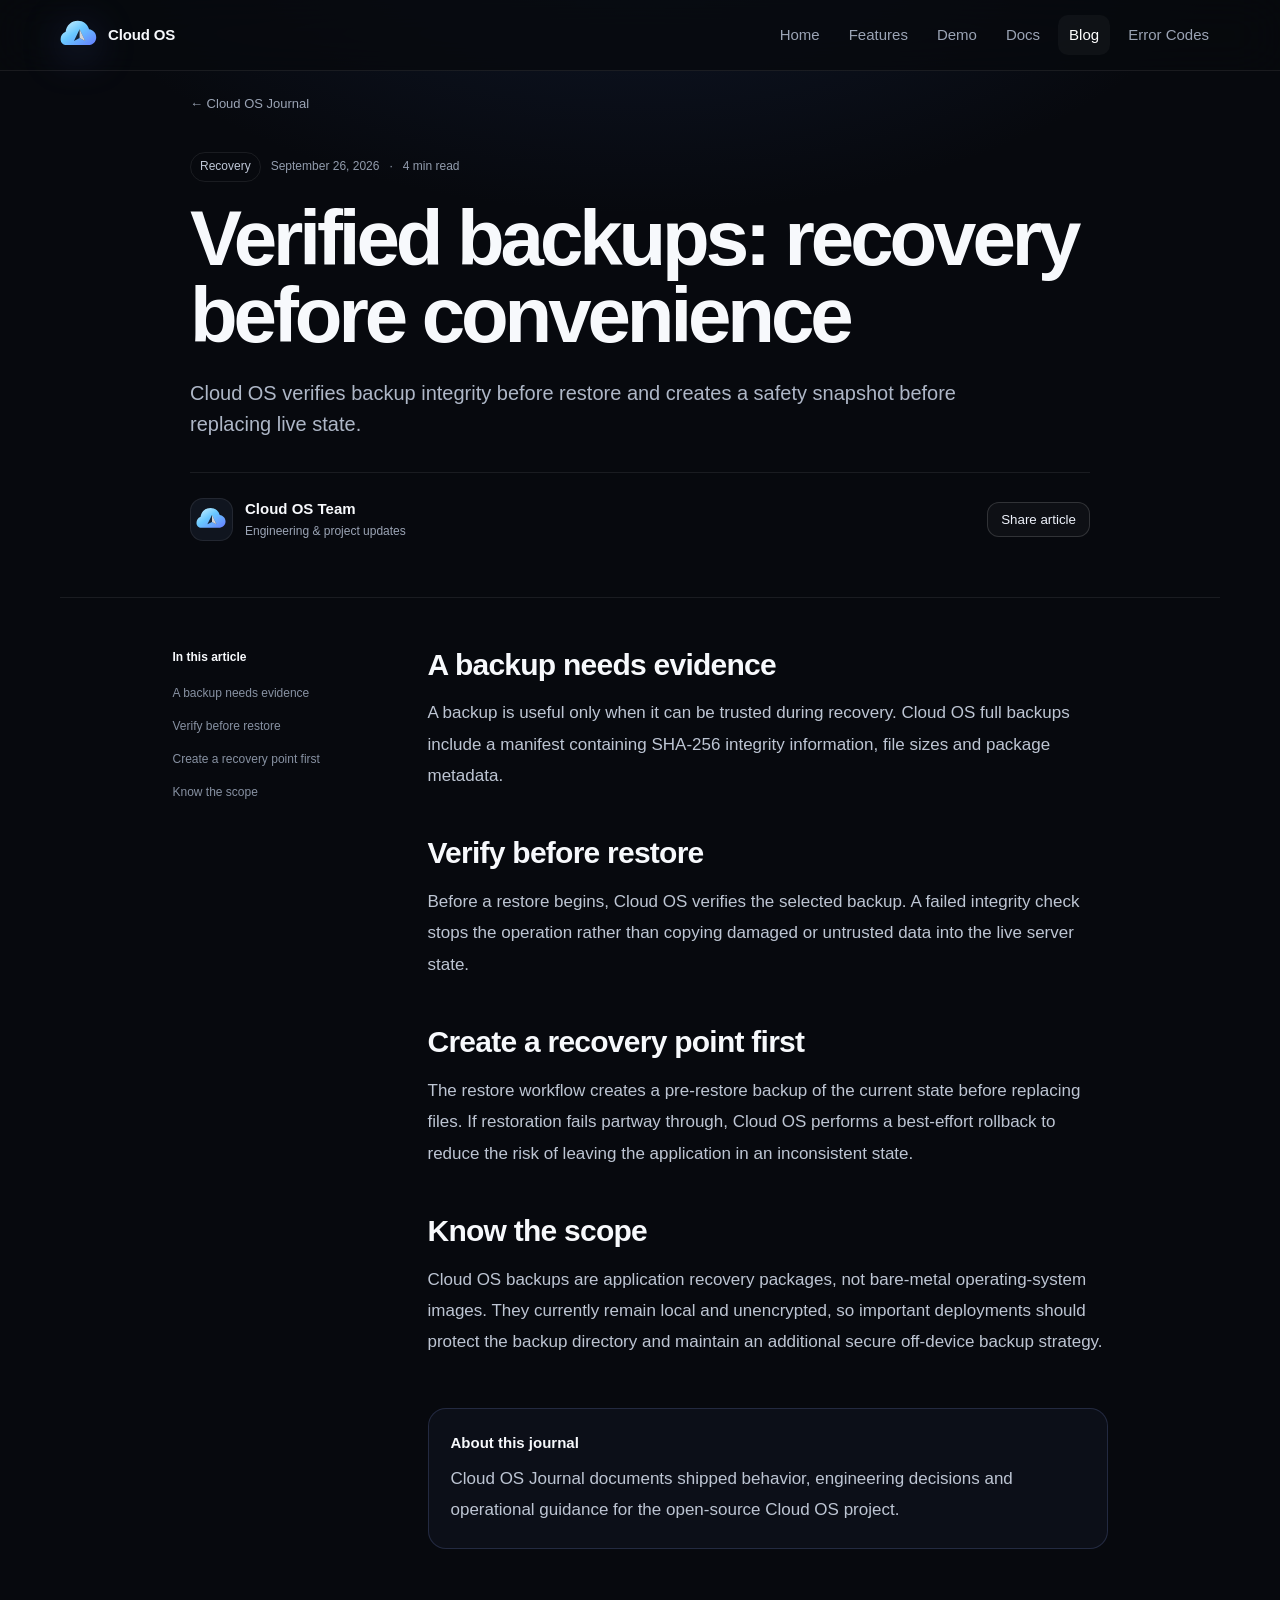
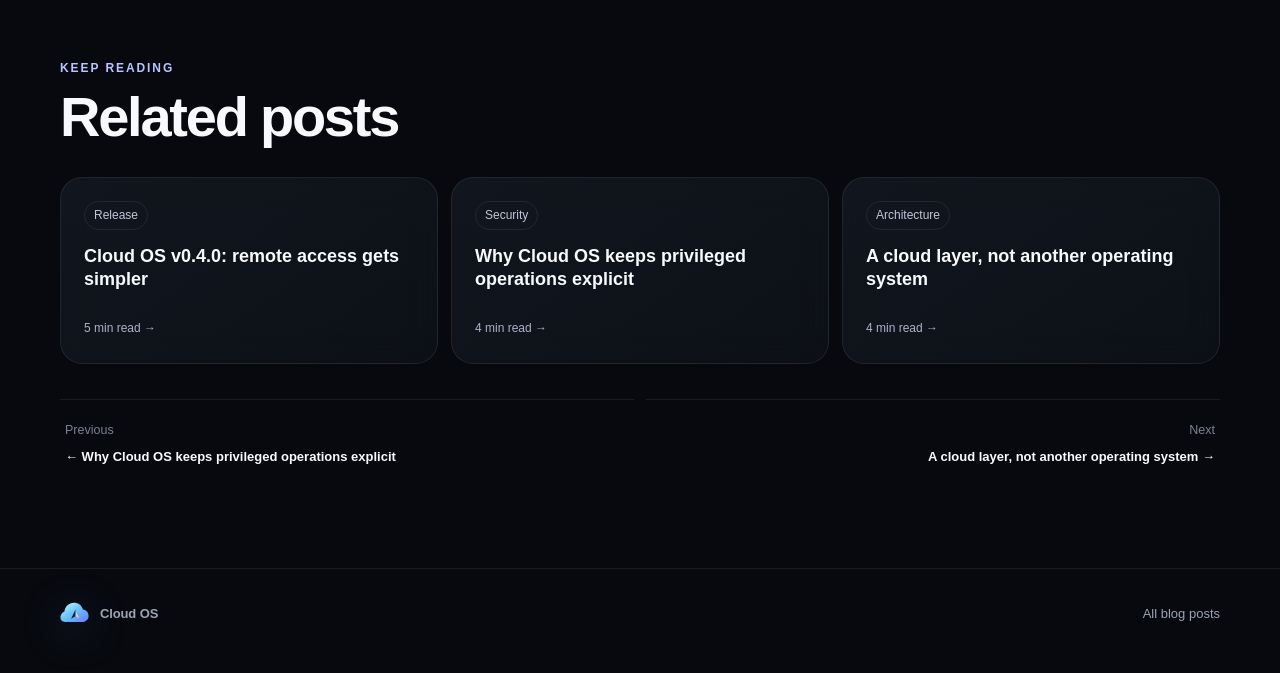
<file: site/blog-verified-backups.html>
<!doctype html><html lang="en"><head><meta charset="utf-8"><meta name="viewport" content="width=device-width,initial-scale=1"><meta name="description" content="Cloud OS verifies backup integrity before restore and creates a safety snapshot before replacing live state."><title>Verified backups: recovery before convenience — Cloud OS</title><link rel="stylesheet" href="assets/style.css"></head><body><nav class="nav"><div class="wrap nav-inner"><a class="brand" href="./" aria-label="Cloud OS home"><img class="logo" src="assets/cloud-os-logo.svg" alt=""><span>Cloud OS</span></a><button class="menu-btn" type="button" aria-label="Open navigation" aria-expanded="false"><span></span></button><div class="links"><a href="./">Home</a><a href="./#features">Features</a><a href="./#demo">Demo</a><a href="docs.html">Docs</a><a class="active" href="blog.html">Blog</a><a href="errors.html">Error Codes</a></div></div></nav><main class="post-page"><header class="wrap post-hero"><a class="post-back" href="blog.html">← Cloud OS Journal</a><div class="post-kicker"><span class="badge">Recovery</span><time datetime="2026-09-26">September 26, 2026</time><span>·</span><span>4 min read</span></div><h1>Verified backups: recovery before convenience</h1><p class="post-dek">Cloud OS verifies backup integrity before restore and creates a safety snapshot before replacing live state.</p><div class="post-byline"><div class="author-avatar"><img src="assets/cloud-os-logo.svg" alt=""></div><div><strong>Cloud OS Team</strong><span>Engineering & project updates</span></div><button class="share-btn" data-share type="button" aria-label="Share this article">Share article</button></div></header><div class="wrap post-layout"><aside class="post-toc"><b>In this article</b><a href="#s1">A backup needs evidence</a><a href="#s2">Verify before restore</a><a href="#s3">Create a recovery point first</a><a href="#s4">Know the scope</a></aside><article class="post-content"><section id="s1" class="post-section"><h2>A backup needs evidence</h2><p>A backup is useful only when it can be trusted during recovery. Cloud OS full backups include a manifest containing SHA-256 integrity information, file sizes and package metadata.</p></section><section id="s2" class="post-section"><h2>Verify before restore</h2><p>Before a restore begins, Cloud OS verifies the selected backup. A failed integrity check stops the operation rather than copying damaged or untrusted data into the live server state.</p></section><section id="s3" class="post-section"><h2>Create a recovery point first</h2><p>The restore workflow creates a pre-restore backup of the current state before replacing files. If restoration fails partway through, Cloud OS performs a best-effort rollback to reduce the risk of leaving the application in an inconsistent state.</p></section><section id="s4" class="post-section"><h2>Know the scope</h2><p>Cloud OS backups are application recovery packages, not bare-metal operating-system images. They currently remain local and unencrypted, so important deployments should protect the backup directory and maintain an additional secure off-device backup strategy.</p></section><div class="post-note"><b>About this journal</b><p>Cloud OS Journal documents shipped behavior, engineering decisions and operational guidance for the open-source Cloud OS project.</p></div></article></div><section class="wrap related-section"><div class="section-head"><div><div class="eyebrow">KEEP READING</div><h2 class="section-title">Related posts</h2></div></div><div class="related-grid"><a class="card related-card" href="blog-v040-remote-access.html"><span class="badge">Release</span><h3>Cloud OS v0.4.0: remote access gets simpler</h3><span>5 min read →</span></a><a class="card related-card" href="blog-privilege-boundaries.html"><span class="badge">Security</span><h3>Why Cloud OS keeps privileged operations explicit</h3><span>4 min read →</span></a><a class="card related-card" href="blog-cloud-layer.html"><span class="badge">Architecture</span><h3>A cloud layer, not another operating system</h3><span>4 min read →</span></a></div><div class="post-pager"><a href="blog-privilege-boundaries.html"><small>Previous</small><strong>← Why Cloud OS keeps privileged operations explicit</strong></a><a href="blog-cloud-layer.html"><small>Next</small><strong>A cloud layer, not another operating system →</strong></a></div></section></main><footer class="footer"><div class="wrap footer-inner"><a class="brand" href="./"><img class="logo small-logo" src="assets/cloud-os-logo.svg" alt="">Cloud OS</a><a href="blog.html">All blog posts</a></div></footer><script>(()=>{const b=document.querySelector(".menu-btn"),m=document.querySelector(".links");if(b&&m)b.onclick=()=>{const o=m.classList.toggle("open");b.classList.toggle("open",o);b.setAttribute("aria-expanded",String(o))};const s=document.querySelector("[data-share]");if(s)s.onclick=async()=>{const d={title:document.title,text:document.querySelector(".post-dek")?.textContent||"",url:location.href};try{if(navigator.share){await navigator.share(d);return}await navigator.clipboard.writeText(location.href);s.textContent="Link copied";setTimeout(()=>s.textContent="Share article",1800)}catch(e){if(e.name!=="AbortError"){try{await navigator.clipboard.writeText(location.href);s.textContent="Link copied";setTimeout(()=>s.textContent="Share article",1800)}catch(_){}}}}})();</script></body></html>
</file>
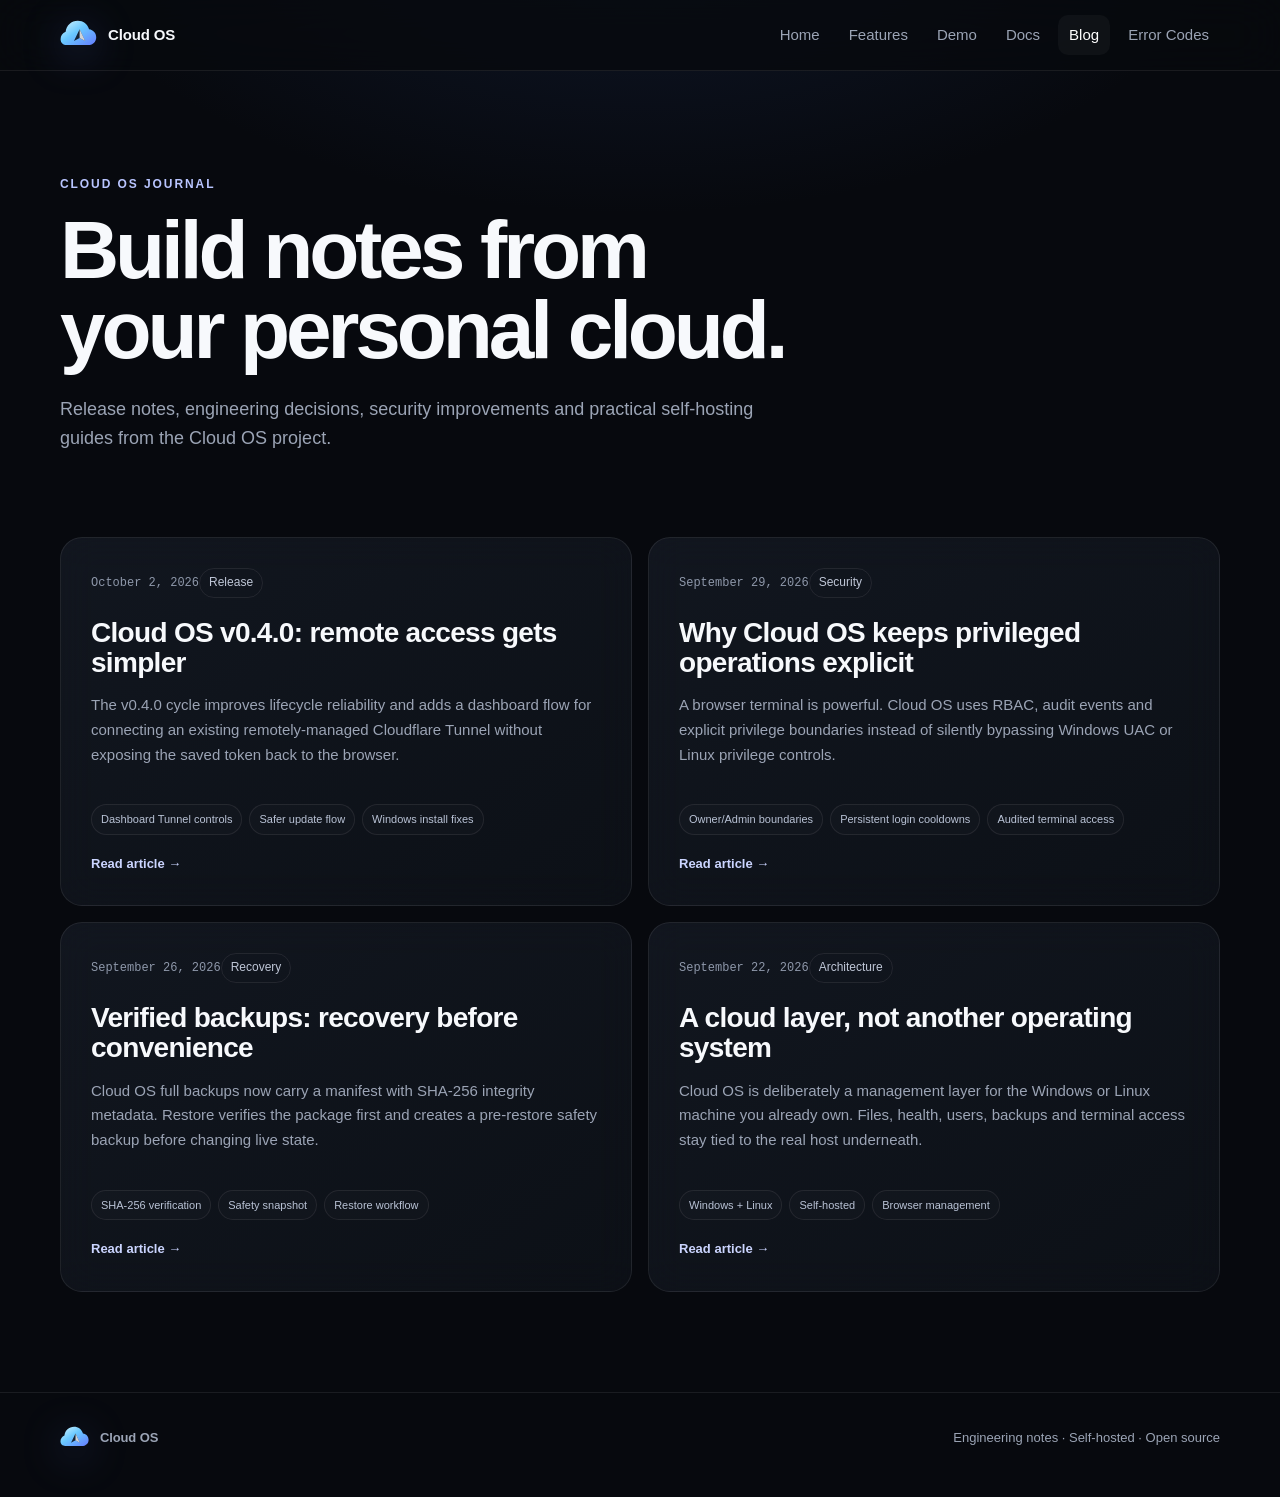
<file: site/blog.html>
<!doctype html><html lang="en"><head><meta charset="utf-8"><meta name="viewport" content="width=device-width,initial-scale=1"><meta name="description" content="Cloud OS development notes, releases and self-hosting guides."><title>Cloud OS Blog</title><link rel="stylesheet" href="assets/style.css"></head><body>
<nav class="nav"><div class="wrap nav-inner"><a class="brand" href="./" aria-label="Cloud OS home"><img class="logo" src="assets/cloud-os-logo.svg" alt=""><span>Cloud OS</span></a><button class="menu-btn" type="button" aria-label="Open navigation" aria-expanded="false"><span></span></button><div class="links"><a href="./">Home</a><a href="./#features">Features</a><a href="./#demo">Demo</a><a href="docs.html">Docs</a><a class="active" href="blog.html">Blog</a><a href="errors.html">Error Codes</a></div></div></nav>
<main><header class="blog-hero wrap"><div class="eyebrow">CLOUD OS JOURNAL</div><h1>Build notes from<br>your personal cloud.</h1><p class="muted">Release notes, engineering decisions, security improvements and practical self-hosting guides from the Cloud OS project.</p></header>
<section class="wrap blog-grid">
<a class="card blog-card blog-link" href="blog-v040-remote-access.html"><time datetime="2026-10-02">October 2, 2026</time><span class="badge">Release</span><h2>Cloud OS v0.4.0: remote access gets simpler</h2><p class="muted">The v0.4.0 cycle improves lifecycle reliability and adds a dashboard flow for connecting an existing remotely-managed Cloudflare Tunnel without exposing the saved token back to the browser.</p><div class="blog-points"><span>Dashboard Tunnel controls</span><span>Safer update flow</span><span>Windows install fixes</span></div><span class="read-more">Read article →</span></a>
<a class="card blog-card blog-link" href="blog-privilege-boundaries.html"><time datetime="2026-09-29">September 29, 2026</time><span class="badge">Security</span><h2>Why Cloud OS keeps privileged operations explicit</h2><p class="muted">A browser terminal is powerful. Cloud OS uses RBAC, audit events and explicit privilege boundaries instead of silently bypassing Windows UAC or Linux privilege controls.</p><div class="blog-points"><span>Owner/Admin boundaries</span><span>Persistent login cooldowns</span><span>Audited terminal access</span></div><span class="read-more">Read article →</span></a>
<a class="card blog-card blog-link" href="blog-verified-backups.html"><time datetime="2026-09-26">September 26, 2026</time><span class="badge">Recovery</span><h2>Verified backups: recovery before convenience</h2><p class="muted">Cloud OS full backups now carry a manifest with SHA-256 integrity metadata. Restore verifies the package first and creates a pre-restore safety backup before changing live state.</p><div class="blog-points"><span>SHA-256 verification</span><span>Safety snapshot</span><span>Restore workflow</span></div><span class="read-more">Read article →</span></a>
<a class="card blog-card blog-link" href="blog-cloud-layer.html"><time datetime="2026-09-22">September 22, 2026</time><span class="badge">Architecture</span><h2>A cloud layer, not another operating system</h2><p class="muted">Cloud OS is deliberately a management layer for the Windows or Linux machine you already own. Files, health, users, backups and terminal access stay tied to the real host underneath.</p><div class="blog-points"><span>Windows + Linux</span><span>Self-hosted</span><span>Browser management</span></div><span class="read-more">Read article →</span></a>
</section></main><footer class="footer"><div class="wrap footer-inner"><a class="brand" href="./"><img class="logo small-logo" src="assets/cloud-os-logo.svg" alt="">Cloud OS</a><span>Engineering notes · Self-hosted · Open source</span></div></footer>
<script>(()=>{const b=document.querySelector(".menu-btn"),m=document.querySelector(".links");if(b&&m){b.onclick=()=>{const o=m.classList.toggle("open");b.classList.toggle("open",o);b.setAttribute("aria-expanded",String(o))}}})();</script></body></html>
</file>
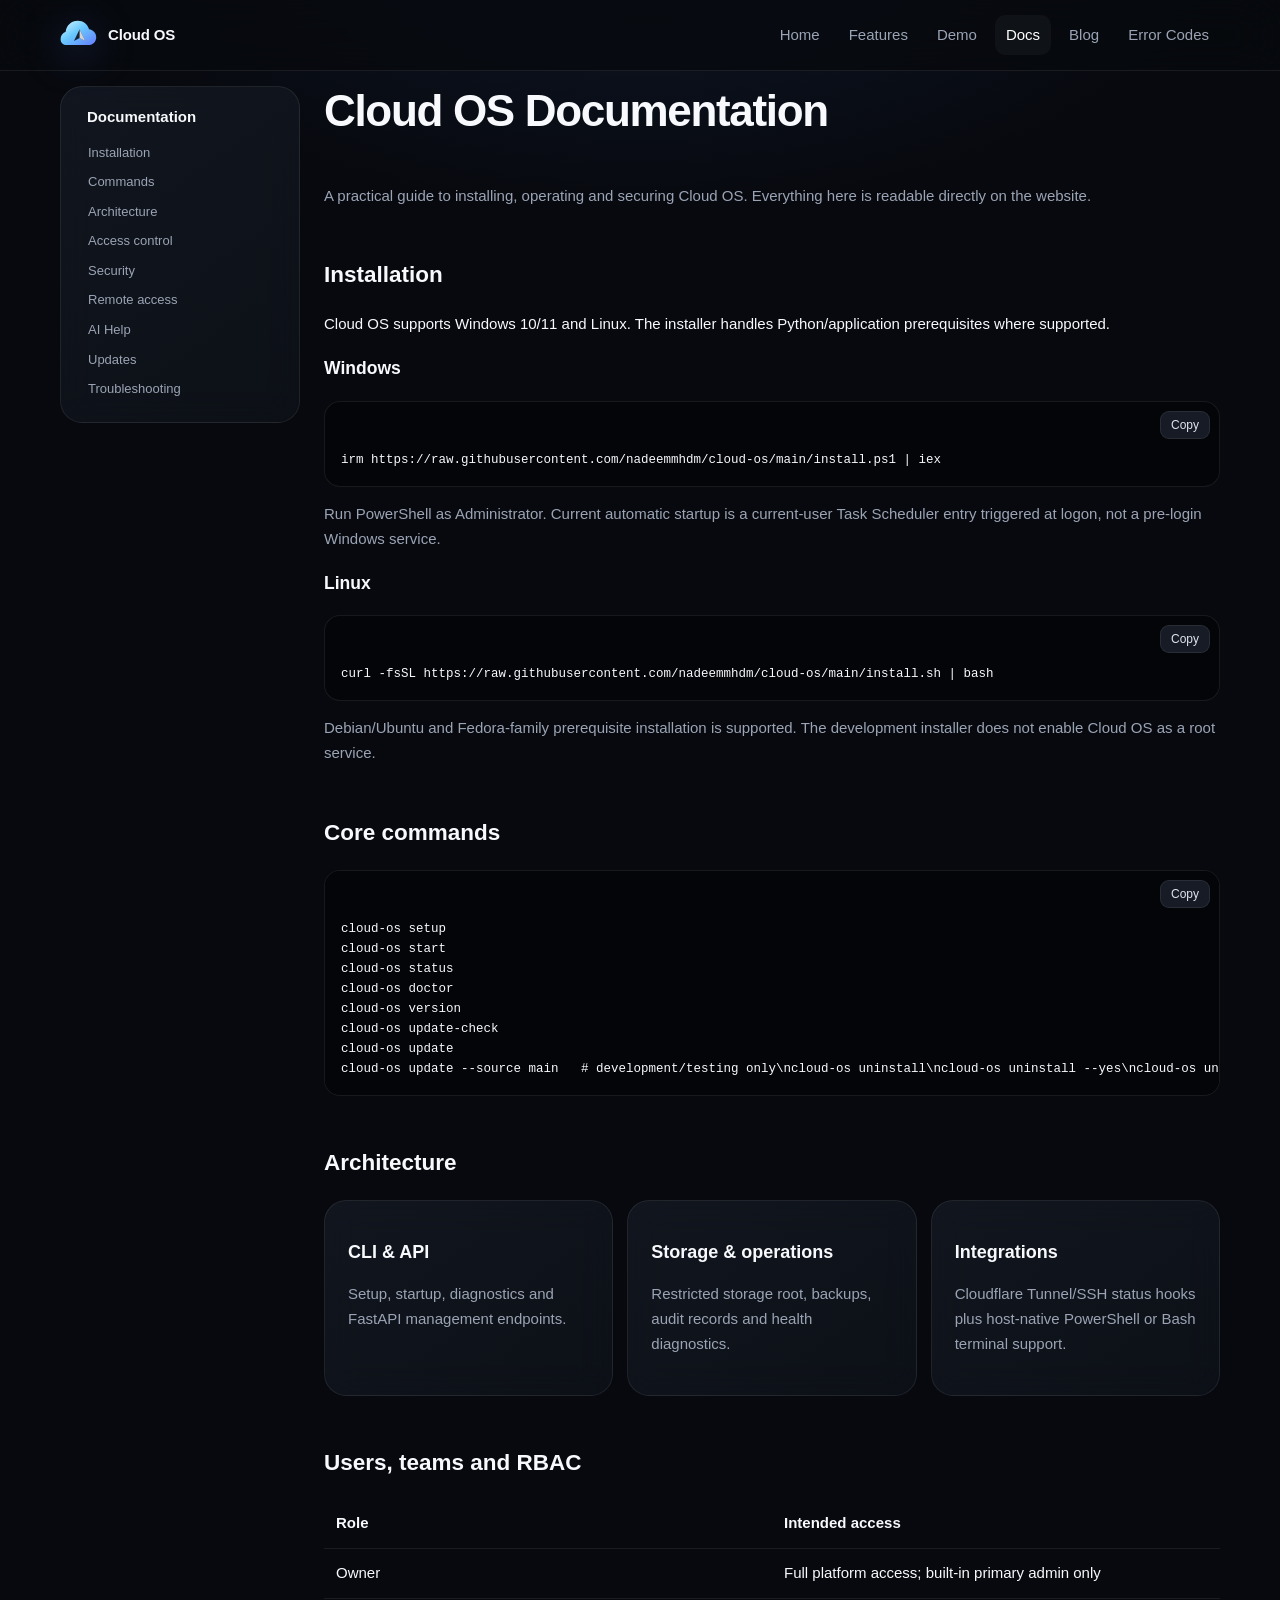
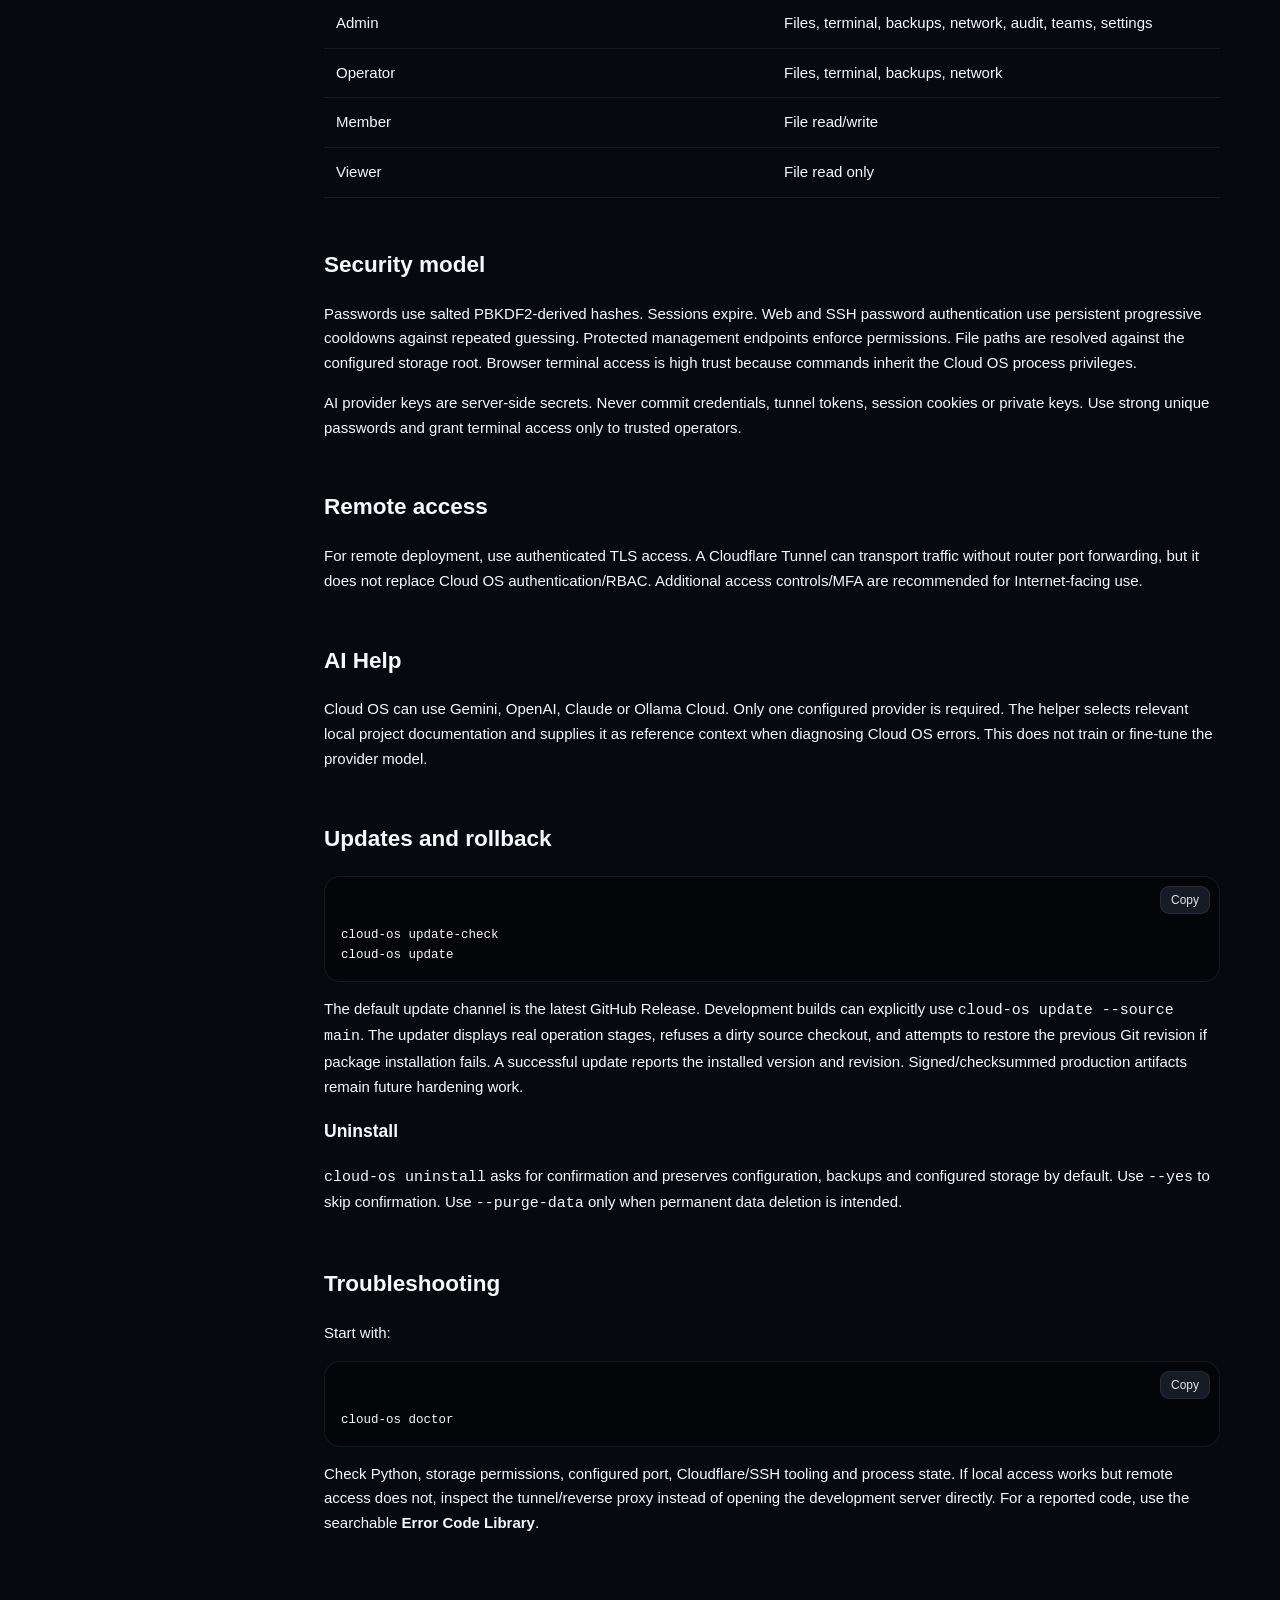
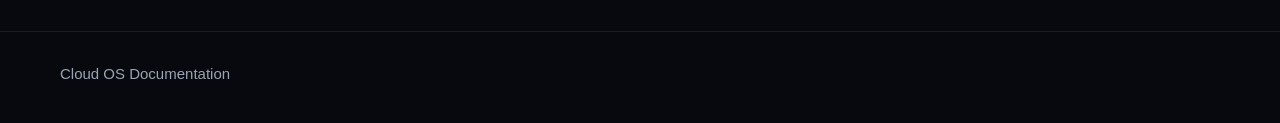
<file: site/docs.html>
<!doctype html><html><head><meta charset="utf-8"><meta name="viewport" content="width=device-width,initial-scale=1"><title>Cloud OS Documentation</title><link rel="stylesheet" href="assets/style.css"></head><body><nav class="nav"><div class="wrap nav-inner"><a class="brand" href="./" aria-label="Cloud OS home"><img class="logo" src="assets/cloud-os-logo.svg" alt=""><span>Cloud OS</span></a><button class="menu-btn" type="button" aria-label="Open navigation" aria-expanded="false"><span></span></button><div class="links"><a href="./">Home</a><a href="./#features">Features</a><a href="./#demo">Demo</a><a class="active" href="docs.html">Docs</a><a href="blog.html">Blog</a><a href="errors.html">Error Codes</a></div></div></nav><main class="wrap docs"><aside class="toc card"><b>Documentation</b><a href="#install">Installation</a><a href="#commands">Commands</a><a href="#architecture">Architecture</a><a href="#access">Access control</a><a href="#security">Security</a><a href="#remote">Remote access</a><a href="#ai">AI Help</a><a href="#updates">Updates</a><a href="#troubleshooting">Troubleshooting</a></aside><article class="article"><h1>Cloud OS Documentation</h1><p class="muted">A practical guide to installing, operating and securing Cloud OS. Everything here is readable directly on the website.</p>
<h2 id="install">Installation</h2><p>Cloud OS supports Windows 10/11 and Linux. The installer handles Python/application prerequisites where supported.</p><h3>Windows</h3><div class="code"><button class="copy-btn" type="button">Copy</button><span class="code-text">irm https://raw.githubusercontent.com/nadeemmhdm/cloud-os/main/install.ps1 | iex</span></div><p class="muted">Run PowerShell as Administrator. Current automatic startup is a current-user Task Scheduler entry triggered at logon, not a pre-login Windows service.</p><h3>Linux</h3><div class="code"><button class="copy-btn" type="button">Copy</button><span class="code-text">curl -fsSL https://raw.githubusercontent.com/nadeemmhdm/cloud-os/main/install.sh | bash</span></div><p class="muted">Debian/Ubuntu and Fedora-family prerequisite installation is supported. The development installer does not enable Cloud OS as a root service.</p>
<h2 id="commands">Core commands</h2><div class="code"><button class="copy-btn" type="button">Copy</button><span class="code-text">cloud-os setup
cloud-os start
cloud-os status
cloud-os doctor
cloud-os version
cloud-os update-check
cloud-os update
cloud-os update --source main   # development/testing only\ncloud-os uninstall\ncloud-os uninstall --yes\ncloud-os uninstall --purge-data</span></div>
<h2 id="architecture">Architecture</h2><div class="grid"><div class="card"><h3>CLI & API</h3><p class="muted">Setup, startup, diagnostics and FastAPI management endpoints.</p></div><div class="card"><h3>Storage & operations</h3><p class="muted">Restricted storage root, backups, audit records and health diagnostics.</p></div><div class="card"><h3>Integrations</h3><p class="muted">Cloudflare Tunnel/SSH status hooks plus host-native PowerShell or Bash terminal support.</p></div></div>
<h2 id="access">Users, teams and RBAC</h2><table><tr><th>Role</th><th>Intended access</th></tr><tr><td>Owner</td><td>Full platform access; built-in primary admin only</td></tr><tr><td>Admin</td><td>Files, terminal, backups, network, audit, teams, settings</td></tr><tr><td>Operator</td><td>Files, terminal, backups, network</td></tr><tr><td>Member</td><td>File read/write</td></tr><tr><td>Viewer</td><td>File read only</td></tr></table>
<h2 id="security">Security model</h2><p>Passwords use salted PBKDF2-derived hashes. Sessions expire. Web and SSH password authentication use persistent progressive cooldowns against repeated guessing. Protected management endpoints enforce permissions. File paths are resolved against the configured storage root. Browser terminal access is high trust because commands inherit the Cloud OS process privileges.</p><p>AI provider keys are server-side secrets. Never commit credentials, tunnel tokens, session cookies or private keys. Use strong unique passwords and grant terminal access only to trusted operators.</p>
<h2 id="remote">Remote access</h2><p>For remote deployment, use authenticated TLS access. A Cloudflare Tunnel can transport traffic without router port forwarding, but it does not replace Cloud OS authentication/RBAC. Additional access controls/MFA are recommended for Internet-facing use.</p>
<h2 id="ai">AI Help</h2><p>Cloud OS can use Gemini, OpenAI, Claude or Ollama Cloud. Only one configured provider is required. The helper selects relevant local project documentation and supplies it as reference context when diagnosing Cloud OS errors. This does not train or fine-tune the provider model.</p>
<h2 id="updates">Updates and rollback</h2><div class="code"><button class="copy-btn" type="button">Copy</button><span class="code-text">cloud-os update-check
cloud-os update</span></div><p>The default update channel is the latest GitHub Release. Development builds can explicitly use <code>cloud-os update --source main</code>. The updater displays real operation stages, refuses a dirty source checkout, and attempts to restore the previous Git revision if package installation fails. A successful update reports the installed version and revision. Signed/checksummed production artifacts remain future hardening work.</p><h3>Uninstall</h3><p><code>cloud-os uninstall</code> asks for confirmation and preserves configuration, backups and configured storage by default. Use <code>--yes</code> to skip confirmation. Use <code>--purge-data</code> only when permanent data deletion is intended.</p>
<h2 id="troubleshooting">Troubleshooting</h2><p>Start with:</p><div class="code"><button class="copy-btn" type="button">Copy</button><span class="code-text">cloud-os doctor</span></div><p>Check Python, storage permissions, configured port, Cloudflare/SSH tooling and process state. If local access works but remote access does not, inspect the tunnel/reverse proxy instead of opening the development server directly. For a reported code, use the searchable <a href="errors.html"><b>Error Code Library</b></a>.</p></article></main><footer class="footer"><div class="wrap">Cloud OS Documentation</div></footer><script>document.querySelectorAll(".copy-btn").forEach(b=>b.addEventListener("click",async()=>{const t=b.parentElement.querySelector(".code-text").innerText;try{await navigator.clipboard.writeText(t);b.textContent="Copied";setTimeout(()=>b.textContent="Copy",1400)}catch(e){b.textContent="Select & copy";}}));</script><script>(()=>{const b=document.querySelector(".menu-btn"),m=document.querySelector(".links");if(b&&m){b.onclick=()=>{const o=m.classList.toggle("open");b.classList.toggle("open",o);b.setAttribute("aria-expanded",String(o))};m.querySelectorAll("a").forEach(a=>a.onclick=()=>{m.classList.remove("open");b.classList.remove("open");b.setAttribute("aria-expanded","false")})}const io=new IntersectionObserver(es=>es.forEach(e=>{if(e.isIntersecting){e.target.classList.add("visible");io.unobserve(e.target)}}),{threshold:.08});document.querySelectorAll(".reveal").forEach(x=>io.observe(x))})();</script></body></html>
</file>
<file: site/assets/style.css>
:root{color-scheme:dark;--bg:#07090e;--panel:#11151dcc;--panel2:#171c27;--line:#ffffff14;--line2:#ffffff25;--text:#f7f9fc;--muted:#9ba4b5;--accent:#8fa5ff;--accent2:#6d7cff;--good:#69d891}*{box-sizing:border-box}html{scroll-behavior:smooth;scroll-padding-top:86px;max-width:100%;overflow-x:hidden}body{margin:0;max-width:100%;overflow-x:hidden;background:radial-gradient(900px 520px at 50% -150px,#243c7255,transparent 70%),var(--bg);color:var(--text);font:15px/1.65 -apple-system,BlinkMacSystemFont,"Segoe UI",sans-serif}a{color:inherit;text-decoration:none}main{padding-top:70px}.wrap{width:min(1160px,calc(100% - 40px));max-width:100%;margin:auto;min-width:0}.nav{position:fixed;top:0;left:0;right:0;width:100%;z-index:100;background:#07090ec7;border-bottom:1px solid var(--line);backdrop-filter:blur(24px);-webkit-backdrop-filter:blur(24px)}.nav-inner,.nav .wrap{height:70px;display:flex;align-items:center;justify-content:space-between}.brand{display:flex;align-items:center;gap:10px;font-weight:780;letter-spacing:-.01em}.logo{width:38px;height:38px;object-fit:cover;border-radius:11px;display:block;filter:drop-shadow(0 8px 20px #6687ff45)}.small-logo{width:30px;height:30px;border-radius:8px}.links{display:flex;align-items:center;gap:7px;color:var(--muted)}.links a{padding:8px 11px;border-radius:10px;transition:.2s}.links a:hover,.links a.active{color:#fff;background:#ffffff09}.menu-btn{display:none;width:42px;height:42px;border:1px solid var(--line);border-radius:13px;background:#ffffff08;color:#fff;align-items:center;justify-content:center;cursor:pointer}.menu-btn span,.menu-btn:before,.menu-btn:after{content:"";display:block;width:18px;height:2px;background:currentColor;border-radius:4px;transition:.25s}.menu-btn span{margin:4px 0}.menu-btn.open span{opacity:0}.menu-btn.open:before{transform:translateY(6px) rotate(45deg)}.menu-btn.open:after{transform:translateY(-6px) rotate(-45deg)}
.hero{min-height:720px;padding:100px 0 90px;display:grid;grid-template-columns:minmax(0,1.15fr) minmax(360px,.85fr);gap:50px;align-items:center}.hero-copy{position:relative;z-index:2}.eyebrow{font-size:12px;letter-spacing:.16em;color:#b9c5ff;font-weight:800}.hero h1{font-size:clamp(54px,7.4vw,92px);line-height:.96;letter-spacing:-.055em;margin:18px 0 28px}.hero h1 span{background:linear-gradient(100deg,#fff 15%,#8da4ff 65%,#b7c4ff);-webkit-background-clip:text;background-clip:text;color:transparent}.hero p{font-size:19px;color:var(--muted);max-width:690px}.actions{display:flex;gap:10px;flex-wrap:wrap;margin-top:30px}.btn{display:inline-flex;align-items:center;gap:10px;padding:12px 17px;border-radius:13px;border:1px solid var(--line);background:#ffffff08;transition:transform .2s,border-color .2s,background .2s}.btn:hover{transform:translateY(-2px);border-color:var(--line2);background:#ffffff0e}.primary{background:linear-gradient(135deg,#a7b7ff,#7e94ff);color:#080a0f;border-color:transparent;font-weight:750}.primary:hover{background:linear-gradient(135deg,#b4c1ff,#8aa0ff)}.hero-meta{display:flex;gap:18px;flex-wrap:wrap;margin-top:32px;color:#7f8999;font-size:12px}.hero-meta span{display:flex;align-items:center;gap:7px}.hero-meta i,.status-dot{width:7px;height:7px;border-radius:50%;background:var(--good);box-shadow:0 0 16px #69d89199}.hero-art{position:relative;min-height:460px;display:grid;place-items:center}.logo-stage{position:relative;z-index:3;width:230px;height:230px;padding:28px;border:1px solid #ffffff18;border-radius:60px;background:#0d1119aa;box-shadow:0 50px 120px #0009;backdrop-filter:blur(18px);animation:float 5s ease-in-out infinite}.logo-stage img{width:100%;height:100%;object-fit:cover;border-radius:42px}.logo-halo{position:absolute;inset:-55px;border-radius:50%;background:#6f91ff25;filter:blur(32px);z-index:-1;animation:pulse 4s ease-in-out infinite}.orbit{position:absolute;border:1px solid #9eb0ff25;border-radius:50%;animation:spin 18s linear infinite}.orbit-a{width:390px;height:390px}.orbit-b{width:490px;height:490px;animation-direction:reverse;animation-duration:26s}.float-chip{position:absolute;z-index:4;padding:9px 13px;border:1px solid #ffffff18;border-radius:12px;background:#101620dc;box-shadow:0 12px 35px #0007;color:#cbd3e4;font-size:12px;backdrop-filter:blur(12px);animation:float 4s ease-in-out infinite}.chip-a{left:4%;top:24%}.chip-b{right:0;top:47%;animation-delay:-1.2s}.chip-c{left:12%;bottom:16%;animation-delay:-2.1s}
section{padding:82px 0}.section-head{display:grid;grid-template-columns:1.1fr .9fr;gap:40px;align-items:end;margin-bottom:30px}.section-head>p{margin:0;max-width:520px}.section-title{font-size:clamp(34px,4.6vw,56px);line-height:1.04;letter-spacing:-.04em;margin:10px 0 0}.muted{color:var(--muted)}.grid{display:grid;grid-template-columns:repeat(3,minmax(0,1fr));gap:14px}.card{min-width:0;background:linear-gradient(145deg,#151a24c7,#0e1219c7);border:1px solid var(--line);border-radius:22px;padding:23px;backdrop-filter:blur(18px);transition:transform .28s,border-color .28s,background .28s}.card:hover{transform:translateY(-5px);border-color:#ffffff2a;background:#171d29}.card h3{margin:14px 0 7px;font-size:18px}.feature-icon{display:grid;place-items:center;width:36px;height:36px;border:1px solid #9aafff2c;border-radius:10px;background:#8199ff12;color:#b6c3ff;font:700 11px ui-monospace,monospace}.feature-card p{margin-bottom:0}.flow-section{border-block:1px solid var(--line);background:#ffffff02}.flow{display:grid;grid-template-columns:1fr auto 1fr auto 1fr;gap:15px;align-items:center;margin-top:30px}.flow>b{color:#5e6878;font-size:20px}.flow-node{padding:24px;border:1px solid var(--line);border-radius:20px;background:#0c1017;text-align:center}.flow-node strong,.flow-node span{display:block}.flow-node span{color:var(--muted);font-size:13px;margin-top:4px}.accent-node{border-color:#879dff4d;box-shadow:inset 0 0 50px #708cff0c}.status-dot{display:block}.security-grid .card{min-height:180px}.video-shell{margin-top:25px;padding:9px;border:1px solid var(--line);border-radius:28px;background:linear-gradient(145deg,#171c27,#090b10);box-shadow:0 35px 100px #0008;overflow:hidden}.demo-video{display:block;width:100%;max-height:680px;aspect-ratio:16/9;object-fit:cover;background:#030509;border-radius:20px}.video-caption{display:flex;align-items:center;justify-content:space-between;gap:14px;padding:12px 9px 4px;font-size:13px}.install-grid{display:grid;grid-template-columns:1fr 1fr;gap:14px}.install-label{display:flex;justify-content:space-between;align-items:center;margin-bottom:15px;font-weight:700}.install-label small{color:var(--muted);font-weight:500}.code{position:relative;max-width:100%;min-width:0;background:#030509;border:1px solid var(--line);border-radius:16px;padding:48px 16px 16px;overflow-x:auto;font:12.5px/1.6 ui-monospace,SFMono-Regular,Menlo,monospace;white-space:pre}.code-text{display:block;min-width:0;white-space:pre}.copy-btn{position:absolute;top:9px;right:9px;border:1px solid var(--line);background:#171b25;color:#dfe4f1;border-radius:9px;padding:6px 10px;font:12px -apple-system,BlinkMacSystemFont,"Segoe UI",sans-serif;cursor:pointer}.copy-btn:active{transform:scale(.97)}.command-strip{display:flex;justify-content:center;align-items:center;gap:18px;flex-wrap:wrap;margin-top:20px;padding:16px;border:1px solid var(--line);border-radius:17px;background:#ffffff03;color:#8d97a8}.command-strip code{color:#dbe1ee}.final-cta{padding-bottom:100px}.cta-panel{display:flex;align-items:end;justify-content:space-between;gap:30px;padding:45px;border:1px solid #91a7ff2c;border-radius:30px;background:radial-gradient(600px 240px at 20% 0,#718cff20,transparent),#10141d}.cta-panel h2{font-size:clamp(36px,5vw,58px);line-height:1;letter-spacing:-.04em;margin:10px 0 0}.footer{border-top:1px solid var(--line);padding:30px 0 44px;color:var(--muted)}.footer-inner{display:flex;justify-content:space-between;align-items:center;gap:20px;font-size:13px}
.reveal{opacity:0;transform:translateY(28px);transition:opacity .7s cubic-bezier(.2,.8,.2,1),transform .7s cubic-bezier(.2,.8,.2,1)}.reveal.visible{opacity:1;transform:none}@keyframes float{50%{transform:translateY(-10px)}}@keyframes pulse{50%{opacity:.55;transform:scale(1.08)}}@keyframes spin{to{transform:rotate(360deg)}}
.badge{display:inline-block;padding:4px 9px;border-radius:999px;border:1px solid var(--line);color:#bfc7d7;font-size:12px}.security{border-left:3px solid var(--good)}.docs{display:grid;grid-template-columns:240px minmax(0,1fr);gap:24px;padding:38px 0 80px}.toc{position:sticky;top:86px;height:max-content;max-height:calc(100vh - 102px);overflow:hidden;align-self:start;padding:18px}.toc>b{display:block;margin:0 8px 8px}.toc a{display:block;padding:6px 9px;color:var(--muted);border-radius:9px;line-height:1.35;font-size:13px}.toc a:hover{background:#ffffff09;color:#fff}.article{min-width:0;max-width:100%}.article h1{font-size:44px;letter-spacing:-.03em}.article h2{margin-top:48px}.article table{width:100%;max-width:100%;border-collapse:collapse;table-layout:fixed}.article th,.article td{overflow-wrap:anywhere;text-align:left;border-bottom:1px solid var(--line);padding:12px}.search{width:100%;padding:15px 17px;border-radius:14px;border:1px solid var(--line);background:#10131b;color:#fff;outline:none;font-size:16px}.error-list{display:grid;gap:10px;margin-top:18px}.error-row{display:grid;grid-template-columns:120px 1fr 1.4fr;gap:16px;align-items:start}.error-row code{color:#bec8ff;font-weight:800}
@media(max-width:900px){.hero{grid-template-columns:1fr;min-height:auto;padding:80px 0 40px}.hero-art{min-height:400px}.section-head{grid-template-columns:1fr;gap:12px}.grid{grid-template-columns:1fr 1fr}.install-grid{grid-template-columns:1fr}.cta-panel{align-items:flex-start;flex-direction:column}}
@media(max-width:780px){.wrap{width:calc(100% - 28px)}.menu-btn{display:flex;flex-direction:column}.nav .wrap{position:relative}.links{display:none;position:absolute;top:62px;left:0;right:0;padding:9px;background:#0e121af4;border:1px solid var(--line);border-radius:16px;box-shadow:0 22px 60px #000b;backdrop-filter:blur(22px);flex-direction:column;gap:2px}.links.open{display:flex;animation:menuIn .22s ease}.links a{padding:11px 12px}.hero{padding-top:58px;gap:18px}.hero h1{font-size:clamp(49px,15vw,70px)}.hero p{font-size:17px}.hero-art{min-height:330px;transform:scale(.82);margin:-15px 0}.logo-stage{width:200px;height:200px;border-radius:52px}.orbit-a{width:330px;height:330px}.orbit-b{width:410px;height:410px}.grid{grid-template-columns:1fr}section{padding:58px 0}.flow{grid-template-columns:1fr}.flow>b{transform:rotate(90deg);text-align:center}.video-shell{padding:6px;border-radius:20px}.demo-video{border-radius:15px;max-height:none}.video-caption{padding:10px 7px 4px}.code{padding:46px 14px 15px;font-size:12px;white-space:pre-wrap;overflow-wrap:anywhere;word-break:break-word}.code-text{white-space:pre-wrap;overflow-wrap:anywhere;word-break:break-word}.command-strip{gap:10px}.command-strip span{display:none}.cta-panel{padding:28px;border-radius:24px}.footer-inner{align-items:flex-start;flex-direction:column}.docs{grid-template-columns:1fr}.toc{position:static;top:auto;max-height:none;overflow:visible;padding:16px}.error-row{grid-template-columns:1fr}.article h1{font-size:36px}@keyframes menuIn{from{opacity:0;transform:translateY(-8px)}to{opacity:1;transform:none}}}
@media(prefers-reduced-motion:reduce){*,*:before,*:after{animation:none!important;transition:none!important}.reveal{opacity:1;transform:none}}

.blog-hero{padding:105px 0 45px}.blog-hero h1{font-size:clamp(48px,7vw,82px);line-height:.98;letter-spacing:-.05em;margin:15px 0 24px}.blog-hero p{max-width:720px;font-size:18px}.blog-grid{padding-top:20px;padding-bottom:100px;display:grid;grid-template-columns:repeat(2,minmax(0,1fr));gap:16px}.blog-card{padding:30px;min-height:330px;display:flex;flex-direction:column;align-items:flex-start}.blog-card time{font:12px ui-monospace,SFMono-Regular,Menlo,monospace;color:#8e98aa;margin-bottom:15px}.blog-card .badge{margin-bottom:8px}.blog-card h2{font-size:28px;line-height:1.08;letter-spacing:-.025em;margin:12px 0}.blog-card p{font-size:15px}.blog-points{display:flex;gap:7px;flex-wrap:wrap;margin-top:auto;padding-top:22px}.blog-points span{font-size:11px;color:#b9c3d6;border:1px solid var(--line);border-radius:999px;padding:5px 9px;background:#ffffff04}
@media(max-width:780px){.blog-hero{padding:65px 0 25px}.blog-grid{grid-template-columns:1fr;padding-bottom:65px}.blog-card{min-height:290px;padding:23px}.blog-card h2{font-size:24px}}
.blog-link{display:block;cursor:pointer}.blog-link h2{color:var(--text)}.blog-link:hover h2{color:#cbd5ff}.blog-reader{padding-top:125px;padding-bottom:90px;max-width:850px}.blog-article{scroll-margin-top:95px}.blog-article h1{font-size:clamp(40px,6vw,66px);line-height:1.02;letter-spacing:-.045em;margin:15px 0 30px}.blog-article p{font-size:17px;line-height:1.8;color:#c1c8d5}.blog-article p:last-child{margin-top:34px}.blog-article[hidden]{display:none}

.read-more{display:inline-flex;margin-top:18px;color:#cbd5ff;font-weight:700;font-size:13px}.post-page{padding-top:1px}.post-hero{padding-top:90px;padding-bottom:55px;max-width:900px}.post-back{display:inline-flex;color:var(--muted);font-size:13px;margin-bottom:38px}.post-back:hover{color:#fff}.post-kicker{display:flex;align-items:center;gap:10px;flex-wrap:wrap;color:#929cad;font-size:12px}.post-hero h1{font-size:clamp(48px,7vw,78px);line-height:.98;letter-spacing:-.052em;margin:18px 0 25px}.post-dek{font-size:20px;line-height:1.55;color:#aeb7c7;max-width:790px}.post-byline{display:flex;align-items:center;gap:12px;margin-top:32px;padding-top:24px;border-top:1px solid var(--line)}.author-avatar{width:43px;height:43px;border:1px solid var(--line);border-radius:13px;padding:5px;background:#10151f}.author-avatar img{width:100%;height:100%;border-radius:9px}.post-byline strong,.post-byline span{display:block}.post-byline span{font-size:12px;color:var(--muted)}.share-btn{margin-left:auto;border:1px solid var(--line2);background:#ffffff08;color:#eef2fb;border-radius:12px;padding:9px 13px;cursor:pointer}.share-btn:hover{background:#ffffff0e}.post-layout{display:grid;grid-template-columns:200px minmax(0,680px);justify-content:center;gap:55px;border-top:1px solid var(--line);padding-top:50px}.post-toc{position:sticky;top:95px;align-self:start;display:grid;gap:4px}.post-toc b{font-size:12px;margin-bottom:8px}.post-toc a{font-size:12px;line-height:1.4;color:#8791a2;padding:6px 0}.post-toc a:hover{color:#fff}.post-content{min-width:0}.post-section{padding:0 0 45px;scroll-margin-top:100px}.post-section h2{font-size:30px;line-height:1.15;letter-spacing:-.025em;margin:0 0 15px}.post-section p,.post-note p{font-size:17px;line-height:1.85;color:#bdc5d3;margin:0}.post-note{border:1px solid #8fa5ff2d;background:#8fa5ff0b;border-radius:18px;padding:22px;margin:5px 0 20px}.post-note b{display:block;margin-bottom:7px}.related-section{padding-top:90px}.related-grid{display:grid;grid-template-columns:repeat(3,minmax(0,1fr));gap:13px}.related-card{display:block}.related-card h3{line-height:1.25;margin:15px 0 25px}.related-card>span:last-child{font-size:12px;color:#aab4c7}.post-pager{display:grid;grid-template-columns:1fr 1fr;gap:12px;margin-top:35px}.post-pager a{border-top:1px solid var(--line);padding:20px 5px;min-width:0}.post-pager a:last-child{text-align:right}.post-pager small,.post-pager strong{display:block}.post-pager small{color:#778294;margin-bottom:7px}.post-pager strong{font-size:13px;line-height:1.4}
@media(max-width:780px){.post-hero{padding-top:60px;padding-bottom:38px}.post-hero h1{font-size:clamp(42px,13vw,62px)}.post-dek{font-size:17px}.post-byline{align-items:flex-start;flex-wrap:wrap}.share-btn{margin-left:0;width:100%;margin-top:8px}.post-layout{grid-template-columns:1fr;gap:20px;padding-top:30px}.post-toc{position:static;border:1px solid var(--line);border-radius:16px;padding:15px}.post-section{padding-bottom:35px}.post-section h2{font-size:25px}.post-section p,.post-note p{font-size:16px}.related-grid{grid-template-columns:1fr}.post-pager{grid-template-columns:1fr}.post-pager a:last-child{text-align:left}.related-section{padding-top:55px}}
</file>
